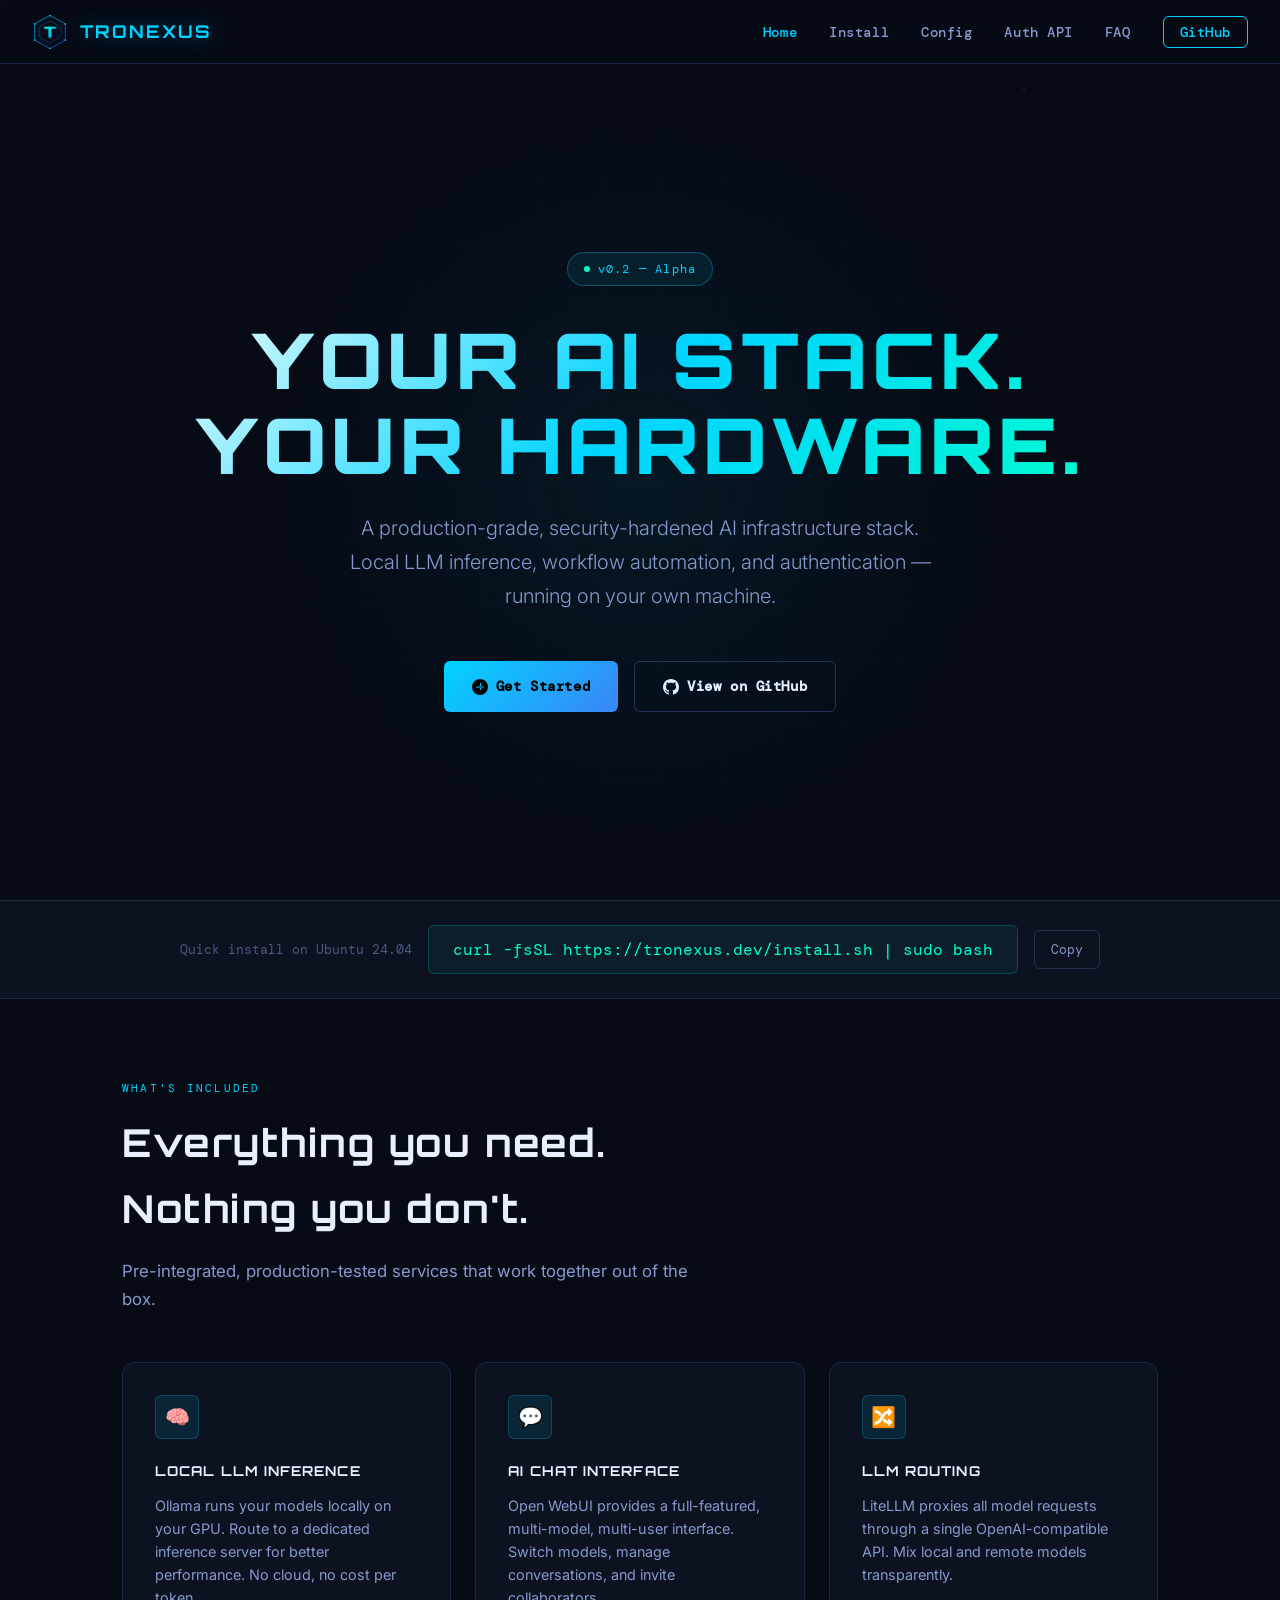
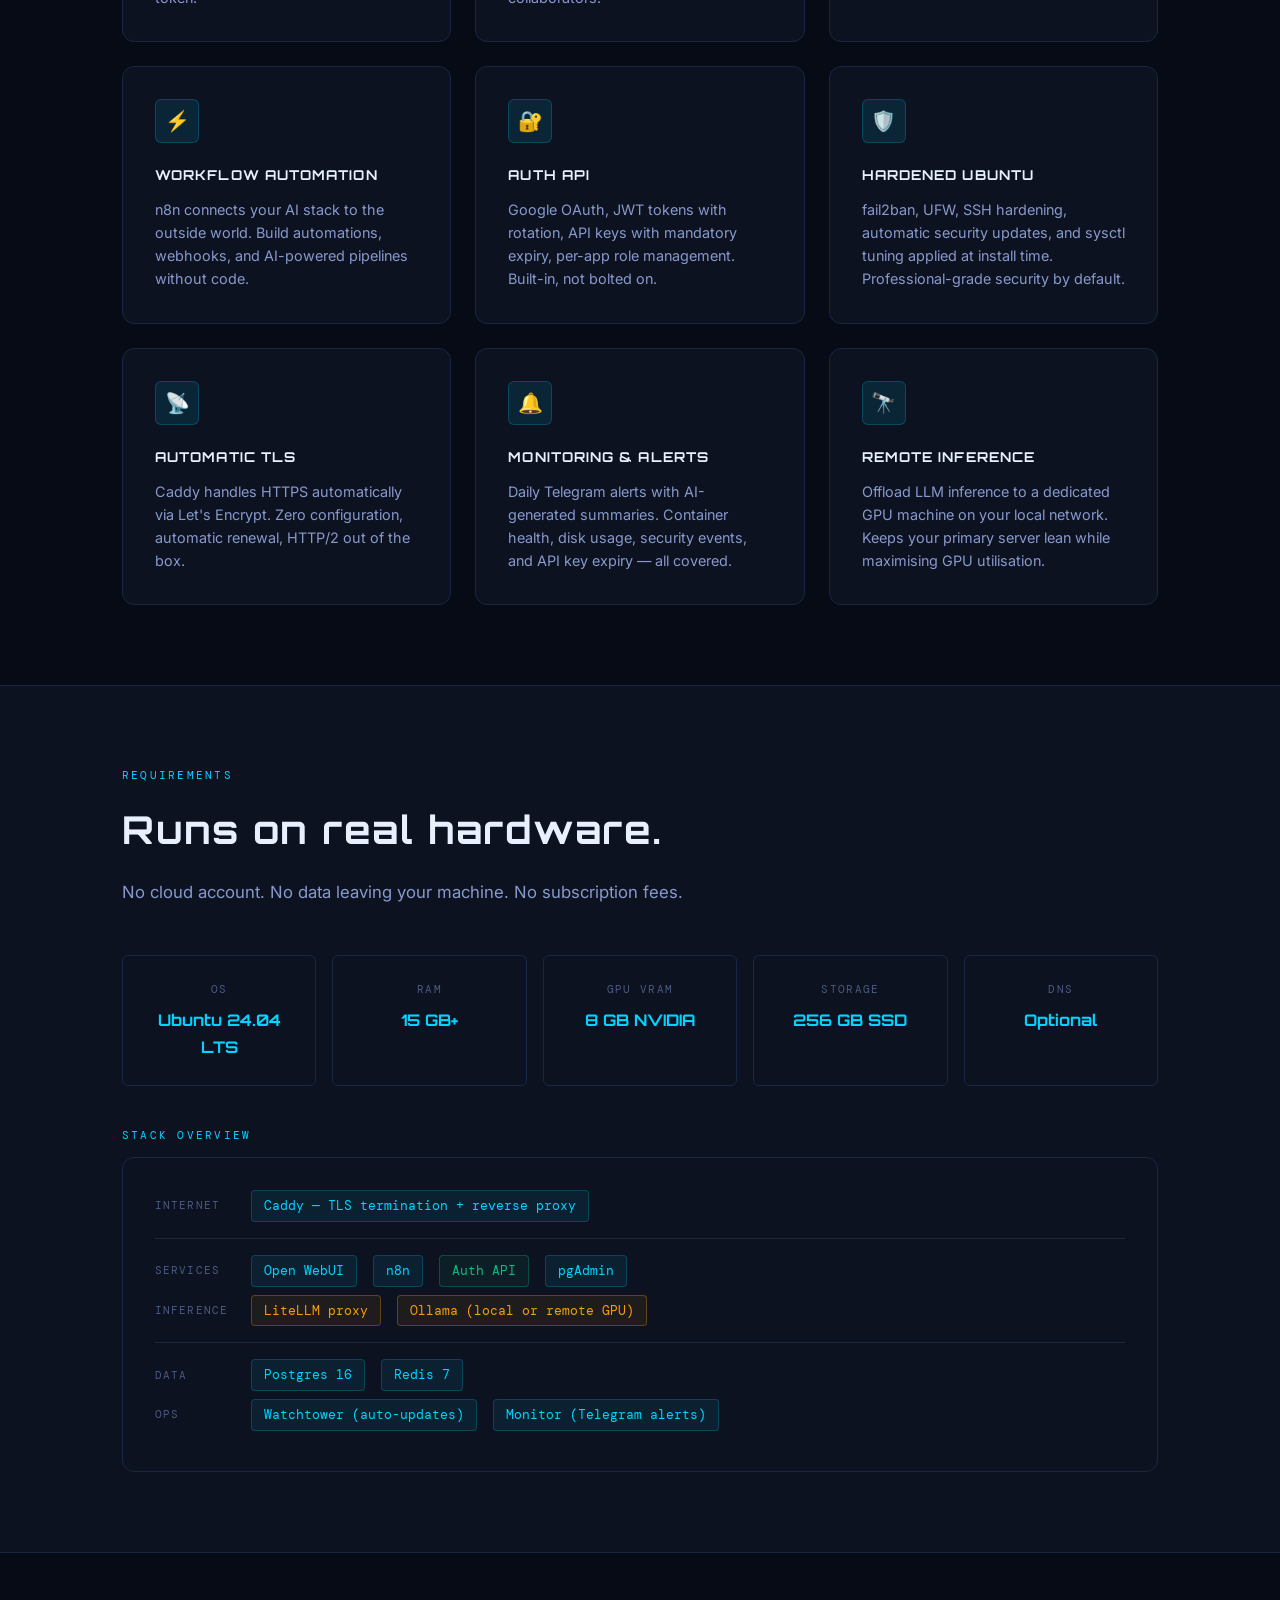
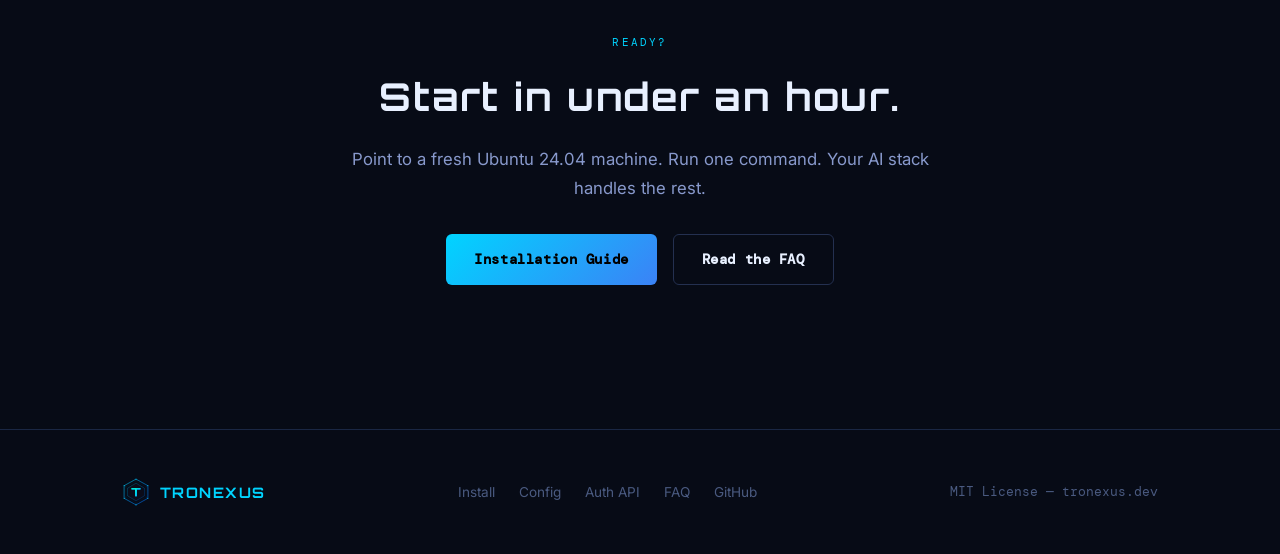
<file: website/index.html>
<!DOCTYPE html>
<html lang="en">
<head>
  <meta charset="UTF-8">
  <meta name="viewport" content="width=device-width, initial-scale=1.0">
  <title>Tronexus — Self-Hosted AI Stack</title>
  <meta name="description" content="A production-grade, security-hardened self-hosted AI stack. Install on your own hardware in under an hour.">
  <link rel="stylesheet" href="css/style.css">
  <link rel="icon" href="img/logo.svg" type="image/svg+xml">
</head>
<body>

<nav>
  <a href="index.html" class="nav-brand">
    <img src="img/logo.svg" alt="Tronexus">
    <span>TRONEXUS</span>
  </a>
  <ul class="nav-links">
    <li><a href="index.html" class="active">Home</a></li>
    <li><a href="docs/installation.html">Install</a></li>
    <li><a href="docs/configuration.html">Config</a></li>
    <li><a href="docs/auth-api.html">Auth API</a></li>
    <li><a href="docs/faq.html">FAQ</a></li>
    <li><a href="https://github.com/Tronexus/tronexus-stack" class="nav-cta">GitHub</a></li>
  </ul>
</nav>

<main>

  <!-- HERO -->
  <section class="hero">
    <div class="hero-glow"></div>
    <div class="container hero-content">
      <div class="hero-badge" id="version-badge">v0.2 — Alpha</div>
      <h1>YOUR AI STACK.<br>YOUR HARDWARE.</h1>
      <p class="hero-sub">
        A production-grade, security-hardened AI infrastructure stack.
        Local LLM inference, workflow automation, and authentication — running on your own machine.
      </p>
      <div class="hero-actions">
        <a href="docs/installation.html" class="btn btn-primary">
          <svg width="16" height="16" viewBox="0 0 16 16" fill="currentColor"><path d="M8 0a8 8 0 1 1 0 16A8 8 0 0 1 8 0zm3.5 7.5h-7a.5.5 0 0 0 0 1h7a.5.5 0 0 0 0-1zm-3-3.5a.5.5 0 0 0-.5.5v6a.5.5 0 0 0 1 0v-6a.5.5 0 0 0-.5-.5z"/></svg>
          Get Started
        </a>
        <a href="https://github.com/Tronexus/tronexus-stack" class="btn btn-secondary">
          <svg width="16" height="16" viewBox="0 0 16 16" fill="currentColor"><path d="M8 0C3.58 0 0 3.58 0 8c0 3.54 2.29 6.53 5.47 7.59.4.07.55-.17.55-.38 0-.19-.01-.82-.01-1.49-2.01.37-2.53-.49-2.69-.94-.09-.23-.48-.94-.82-1.13-.28-.15-.68-.52-.01-.53.63-.01 1.08.58 1.23.82.72 1.21 1.87.87 2.33.66.07-.52.28-.87.51-1.07-1.78-.2-3.64-.89-3.64-3.95 0-.87.31-1.59.82-2.15-.08-.2-.36-1.02.08-2.12 0 0 .67-.21 2.2.82.64-.18 1.32-.27 2-.27.68 0 1.36.09 2 .27 1.53-1.04 2.2-.82 2.2-.82.44 1.1.16 1.92.08 2.12.51.56.82 1.27.82 2.15 0 3.07-1.87 3.75-3.65 3.95.29.25.54.73.54 1.48 0 1.07-.01 1.93-.01 2.2 0 .21.15.46.55.38A8.013 8.013 0 0 0 16 8c0-4.42-3.58-8-8-8z"/></svg>
          View on GitHub
        </a>
      </div>
    </div>
  </section>

  <!-- INSTALL STRIP -->
  <div class="install-strip">
    <div class="container">
      <div class="install-cmd">
        <span style="font-family:var(--font-mono);font-size:0.8rem;color:var(--text3);">Quick install on Ubuntu 24.04</span>
        <code>curl -fsSL https://tronexus.dev/install.sh | sudo bash</code>
        <button class="copy-btn" onclick="navigator.clipboard.writeText('curl -fsSL https://tronexus.dev/install.sh | sudo bash');this.textContent='Copied!';setTimeout(()=>this.textContent='Copy',2000)">Copy</button>
      </div>
    </div>
  </div>

  <!-- FEATURES -->
  <section>
    <div class="container">
      <div class="section-label">What's included</div>
      <h2 class="section-title">Everything you need.<br>Nothing you don't.</h2>
      <p class="section-desc">Pre-integrated, production-tested services that work together out of the box.</p>

      <div class="features-grid">
        <div class="feature-card">
          <div class="feature-icon">🧠</div>
          <h3>LOCAL LLM INFERENCE</h3>
          <p>Ollama runs your models locally on your GPU. Route to a dedicated inference server for better performance. No cloud, no cost per token.</p>
        </div>
        <div class="feature-card">
          <div class="feature-icon">💬</div>
          <h3>AI CHAT INTERFACE</h3>
          <p>Open WebUI provides a full-featured, multi-model, multi-user interface. Switch models, manage conversations, and invite collaborators.</p>
        </div>
        <div class="feature-card">
          <div class="feature-icon">🔀</div>
          <h3>LLM ROUTING</h3>
          <p>LiteLLM proxies all model requests through a single OpenAI-compatible API. Mix local and remote models transparently.</p>
        </div>
        <div class="feature-card">
          <div class="feature-icon">⚡</div>
          <h3>WORKFLOW AUTOMATION</h3>
          <p>n8n connects your AI stack to the outside world. Build automations, webhooks, and AI-powered pipelines without code.</p>
        </div>
        <div class="feature-card">
          <div class="feature-icon">🔐</div>
          <h3>AUTH API</h3>
          <p>Google OAuth, JWT tokens with rotation, API keys with mandatory expiry, per-app role management. Built-in, not bolted on.</p>
        </div>
        <div class="feature-card">
          <div class="feature-icon">🛡️</div>
          <h3>HARDENED UBUNTU</h3>
          <p>fail2ban, UFW, SSH hardening, automatic security updates, and sysctl tuning applied at install time. Professional-grade security by default.</p>
        </div>
        <div class="feature-card">
          <div class="feature-icon">📡</div>
          <h3>AUTOMATIC TLS</h3>
          <p>Caddy handles HTTPS automatically via Let's Encrypt. Zero configuration, automatic renewal, HTTP/2 out of the box.</p>
        </div>
        <div class="feature-card">
          <div class="feature-icon">🔔</div>
          <h3>MONITORING & ALERTS</h3>
          <p>Daily Telegram alerts with AI-generated summaries. Container health, disk usage, security events, and API key expiry — all covered.</p>
        </div>
        <div class="feature-card">
          <div class="feature-icon">🔭</div>
          <h3>REMOTE INFERENCE</h3>
          <p>Offload LLM inference to a dedicated GPU machine on your local network. Keeps your primary server lean while maximising GPU utilisation.</p>
        </div>
      </div>
    </div>
  </section>

  <!-- HARDWARE -->
  <section style="background:var(--bg2);border-top:1px solid var(--border);border-bottom:1px solid var(--border);">
    <div class="container">
      <div class="section-label">Requirements</div>
      <h2 class="section-title">Runs on real hardware.</h2>
      <p class="section-desc">No cloud account. No data leaving your machine. No subscription fees.</p>
      <div class="hw-grid">
        <div class="hw-card">
          <div class="hw-label">OS</div>
          <div class="hw-value">Ubuntu 24.04 LTS</div>
        </div>
        <div class="hw-card">
          <div class="hw-label">RAM</div>
          <div class="hw-value">15 GB+</div>
        </div>
        <div class="hw-card">
          <div class="hw-label">GPU VRAM</div>
          <div class="hw-value">8 GB NVIDIA</div>
        </div>
        <div class="hw-card">
          <div class="hw-label">Storage</div>
          <div class="hw-value">256 GB SSD</div>
        </div>
        <div class="hw-card">
          <div class="hw-label">DNS</div>
          <div class="hw-value">Optional</div>
        </div>
      </div>

      <div style="margin-top:2.5rem;">
        <div class="section-label">Stack overview</div>
        <div class="stack-diagram">
          <div class="layer">
            <span class="layer-label">Internet</span>
            <span class="stack-badge">Caddy — TLS termination + reverse proxy</span>
          </div>
          <hr class="stack-divider">
          <div class="layer">
            <span class="layer-label">Services</span>
            <span class="stack-badge">Open WebUI</span>
            <span class="stack-badge">n8n</span>
            <span class="stack-badge green">Auth API</span>
            <span class="stack-badge">pgAdmin</span>
          </div>
          <div class="layer">
            <span class="layer-label">Inference</span>
            <span class="stack-badge yellow">LiteLLM proxy</span>
            <span class="stack-badge yellow">Ollama (local or remote GPU)</span>
          </div>
          <hr class="stack-divider">
          <div class="layer">
            <span class="layer-label">Data</span>
            <span class="stack-badge">Postgres 16</span>
            <span class="stack-badge">Redis 7</span>
          </div>
          <div class="layer">
            <span class="layer-label">Ops</span>
            <span class="stack-badge">Watchtower (auto-updates)</span>
            <span class="stack-badge">Monitor (Telegram alerts)</span>
          </div>
        </div>
      </div>
    </div>
  </section>

  <!-- CTA -->
  <section>
    <div class="container" style="text-align:center;">
      <div class="section-label">Ready?</div>
      <h2 class="section-title">Start in under an hour.</h2>
      <p class="section-desc" style="margin:0 auto 2rem;">
        Point to a fresh Ubuntu 24.04 machine. Run one command. Your AI stack handles the rest.
      </p>
      <div class="hero-actions">
        <a href="docs/installation.html" class="btn btn-primary">Installation Guide</a>
        <a href="docs/faq.html" class="btn btn-secondary">Read the FAQ</a>
      </div>
    </div>
  </section>

</main>

<footer>
  <div class="container">
    <div class="footer-inner">
      <a href="index.html" class="footer-brand">
        <img src="img/logo.svg" alt="Tronexus">
        <span>TRONEXUS</span>
      </a>
      <ul class="footer-links">
        <li><a href="docs/installation.html">Install</a></li>
        <li><a href="docs/configuration.html">Config</a></li>
        <li><a href="docs/auth-api.html">Auth API</a></li>
        <li><a href="docs/faq.html">FAQ</a></li>
        <li><a href="https://github.com/Tronexus/tronexus-stack">GitHub</a></li>
      </ul>
      <span class="footer-copy">MIT License — tronexus.dev</span>
    </div>
  </div>
</footer>

  <script>
    // Version badge is driven by the VERSION file at the repo root, copied into the
    // web root on deploy. Falls back to the static text above if it is missing.
    fetch('/VERSION', {cache: 'no-store'})
      .then(r => r.ok ? r.text() : Promise.reject())
      .then(v => {
        v = v.trim();
        if (/^\d+(\.\d+)*$/.test(v)) {
          document.getElementById('version-badge').textContent =
            'v' + v + (v.startsWith('0.') ? ' — Alpha' : '');
        }
      })
      .catch(() => {});
  </script>
</body>
</html>
</file>
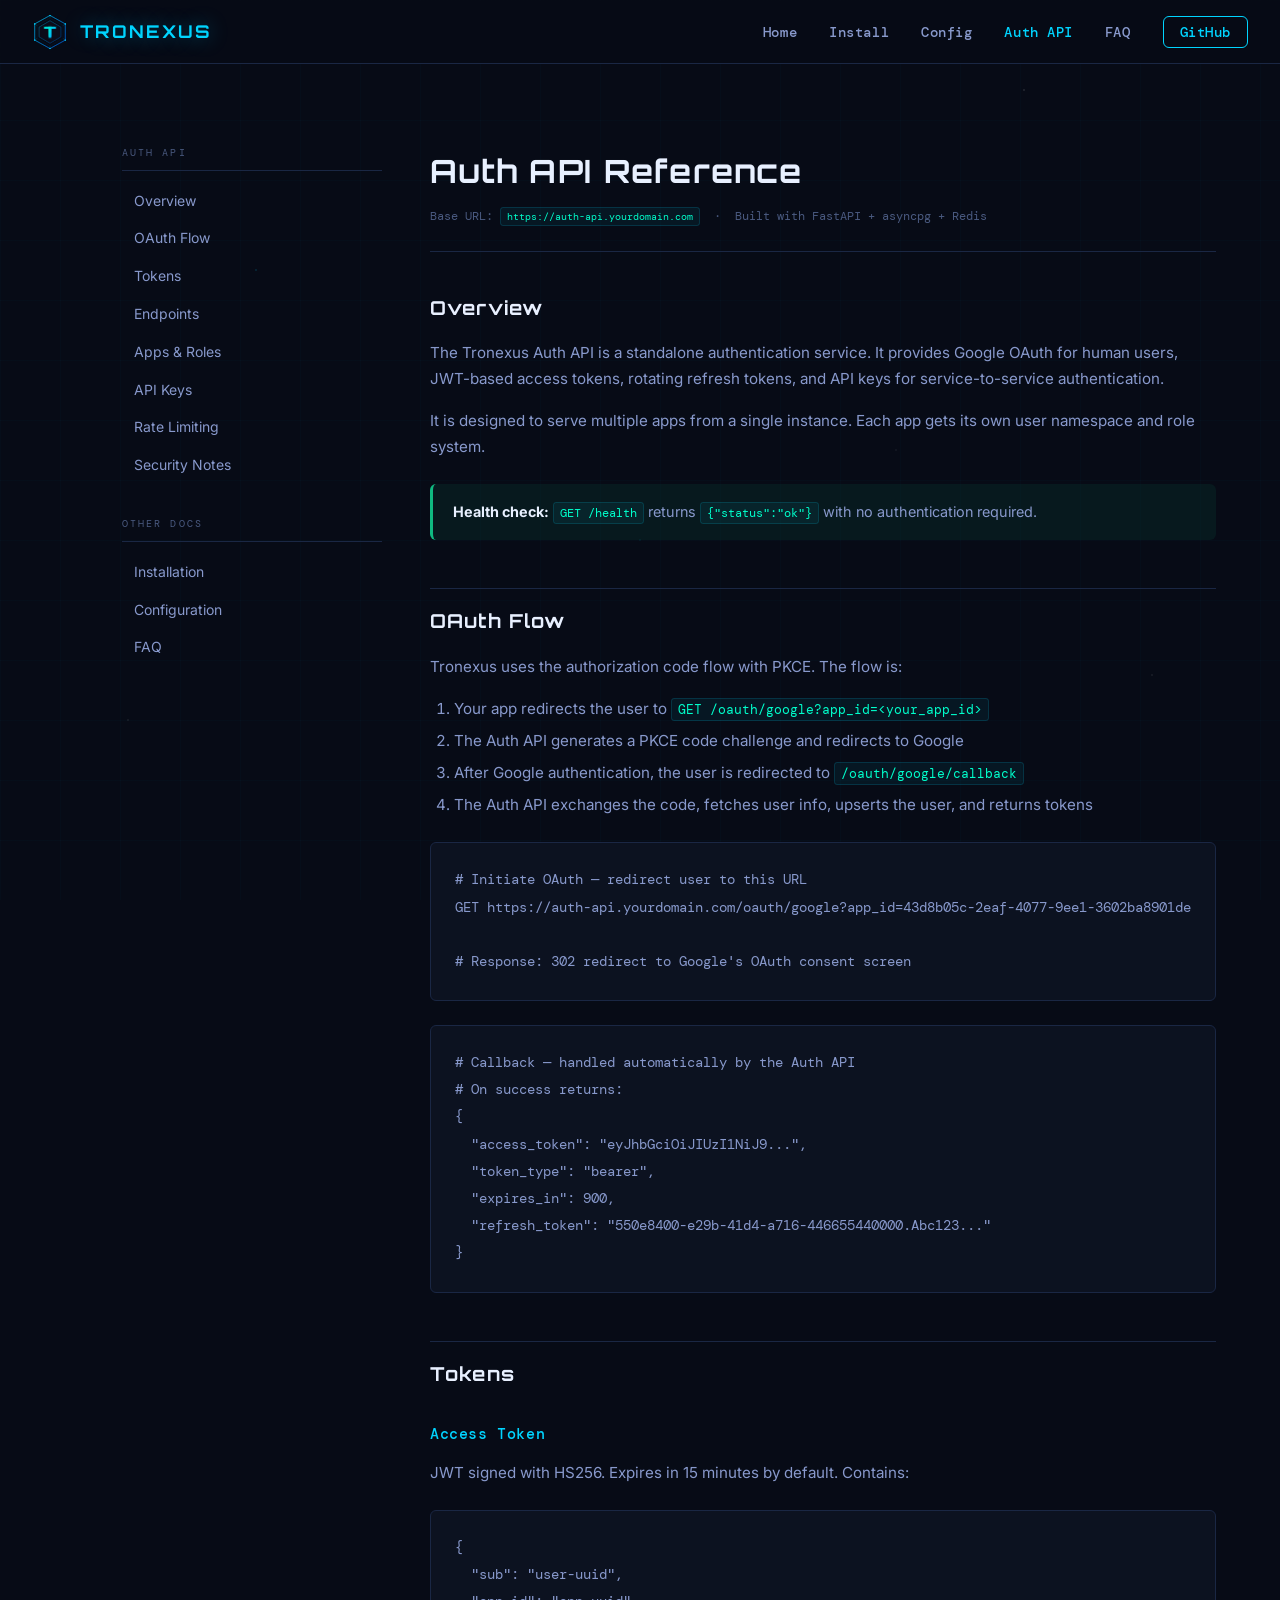
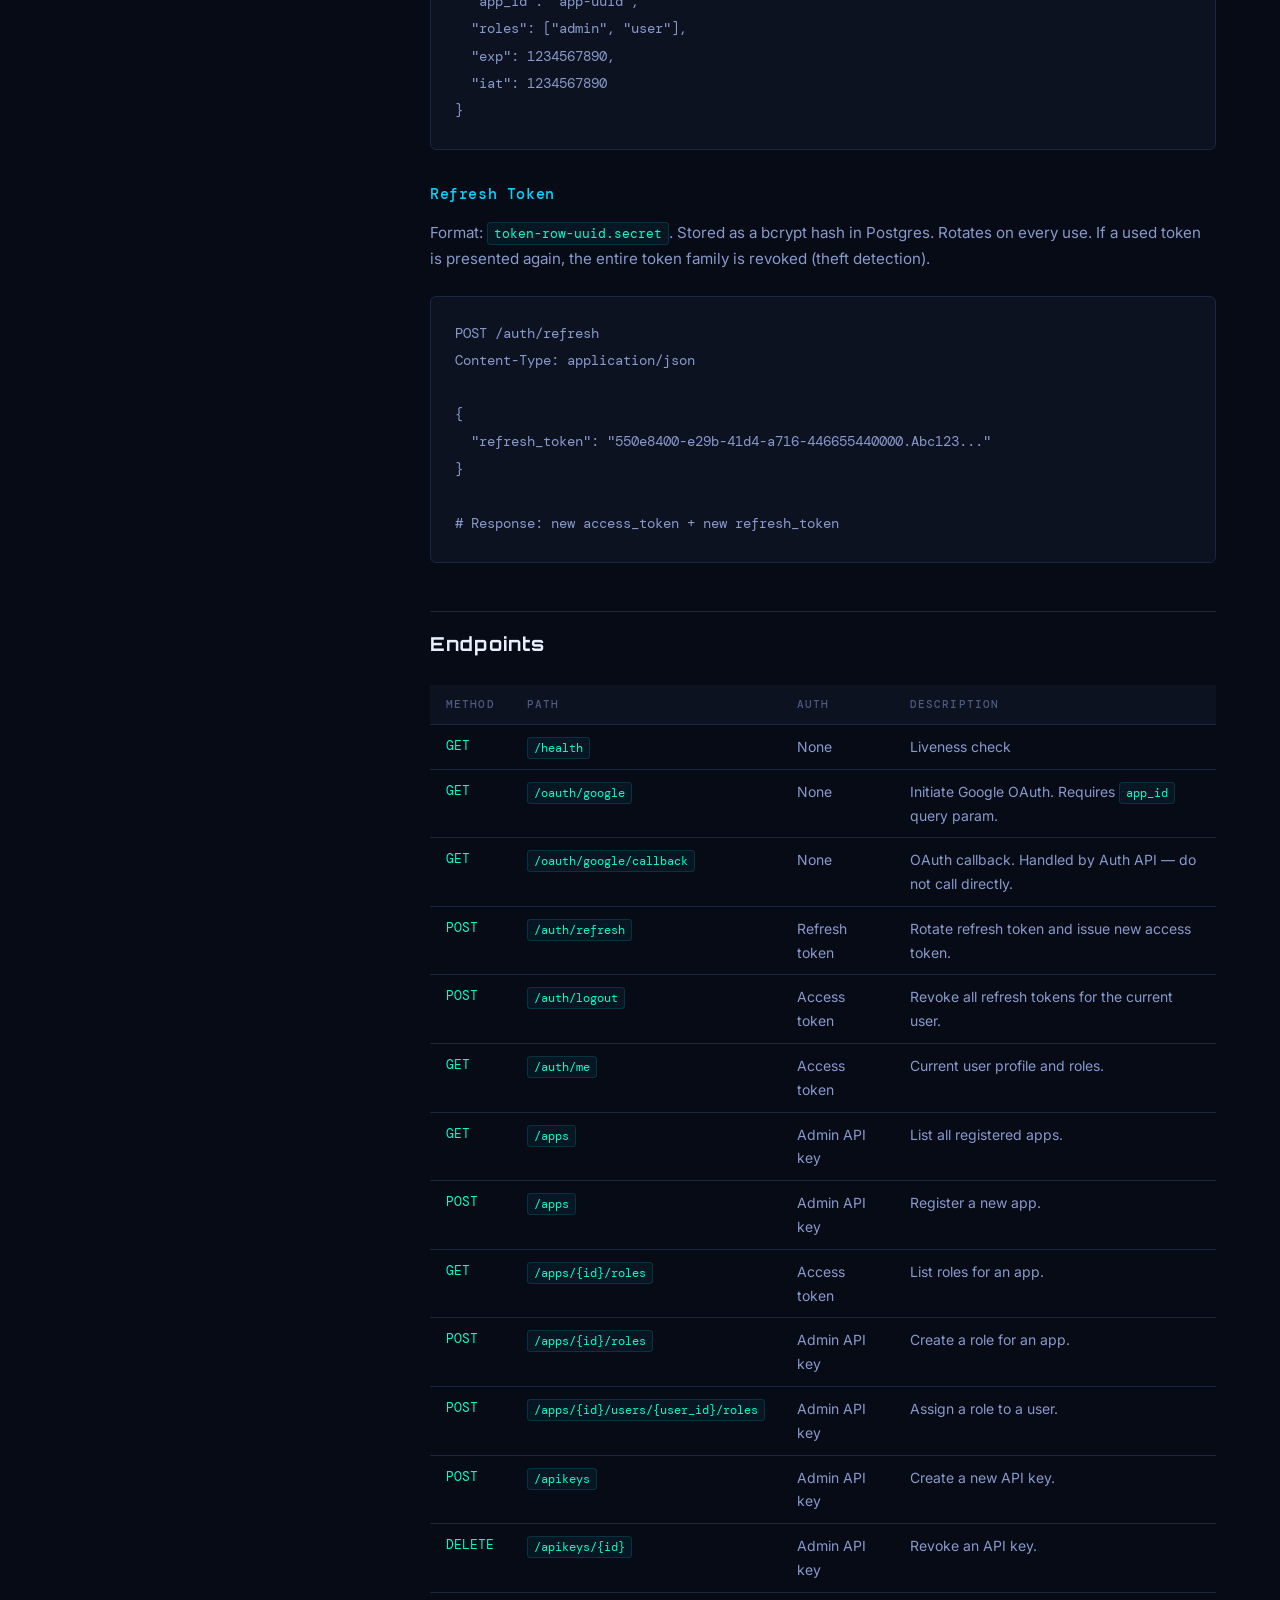
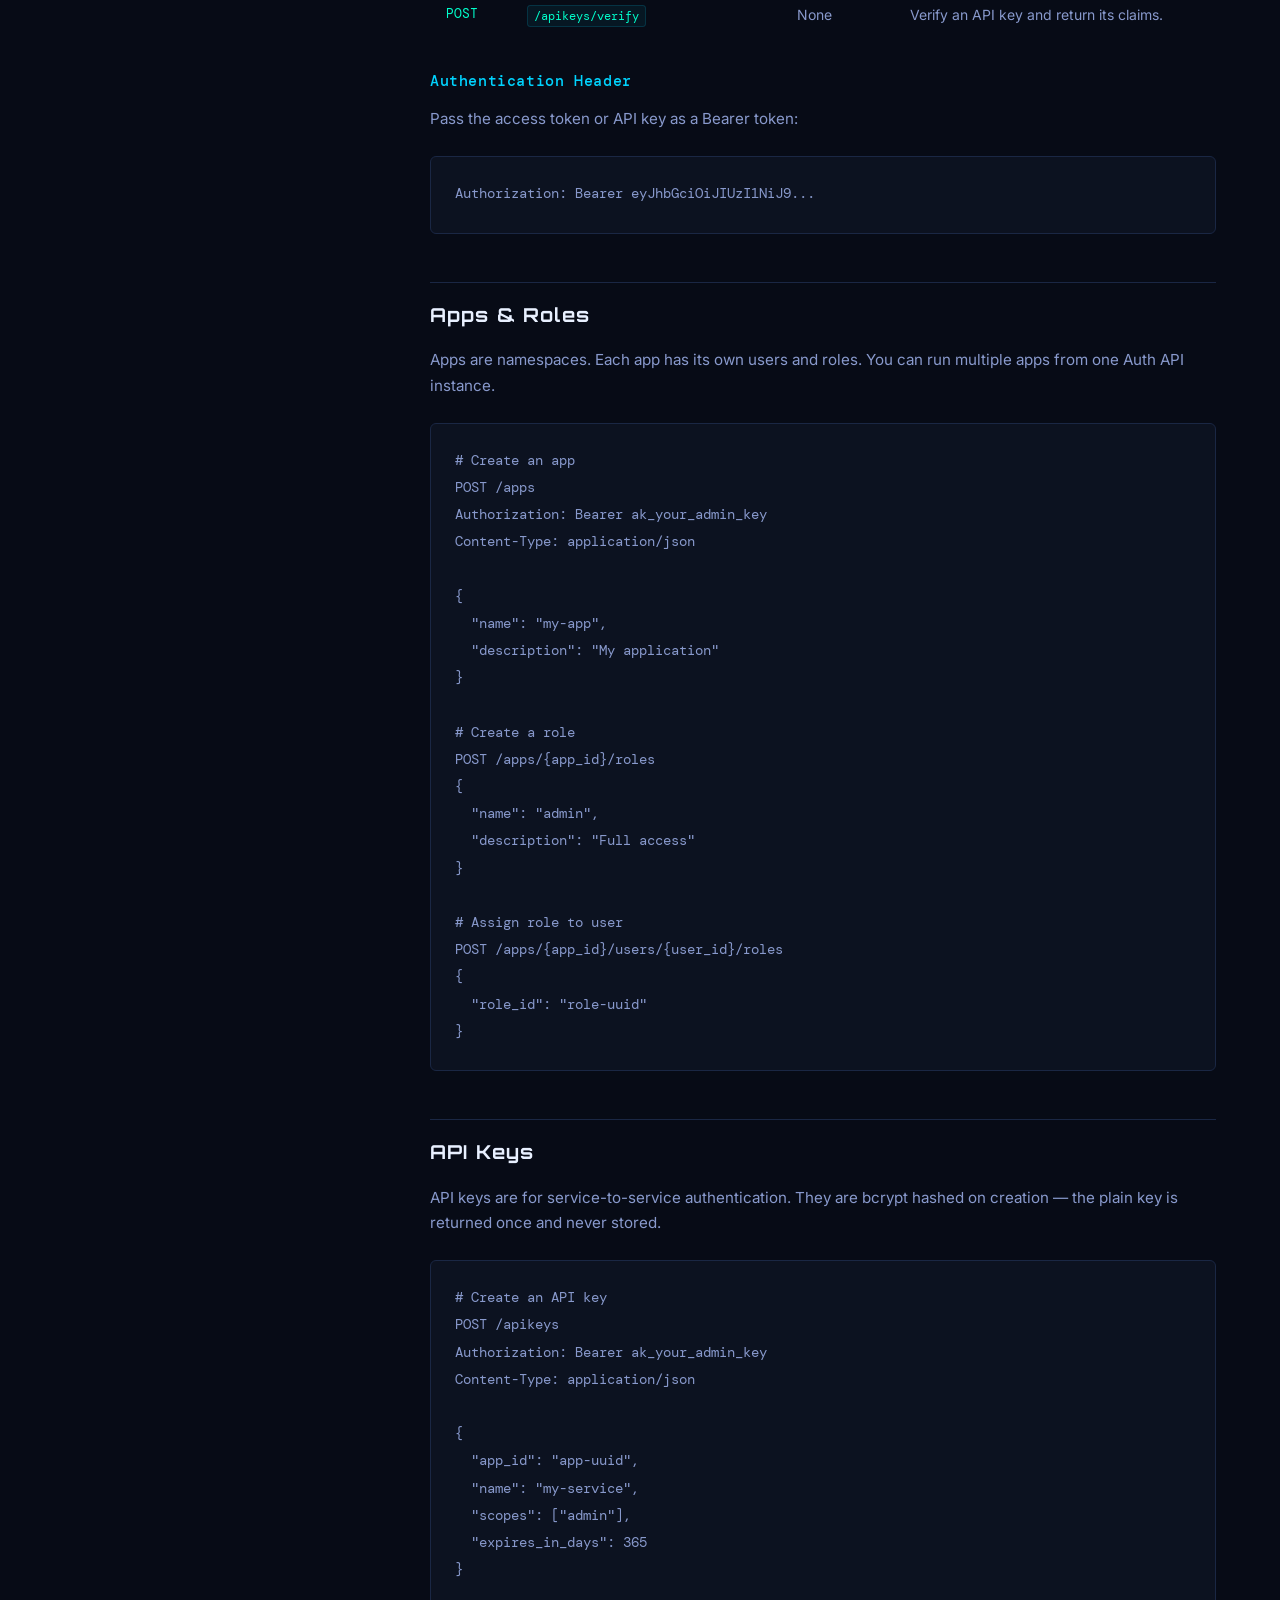
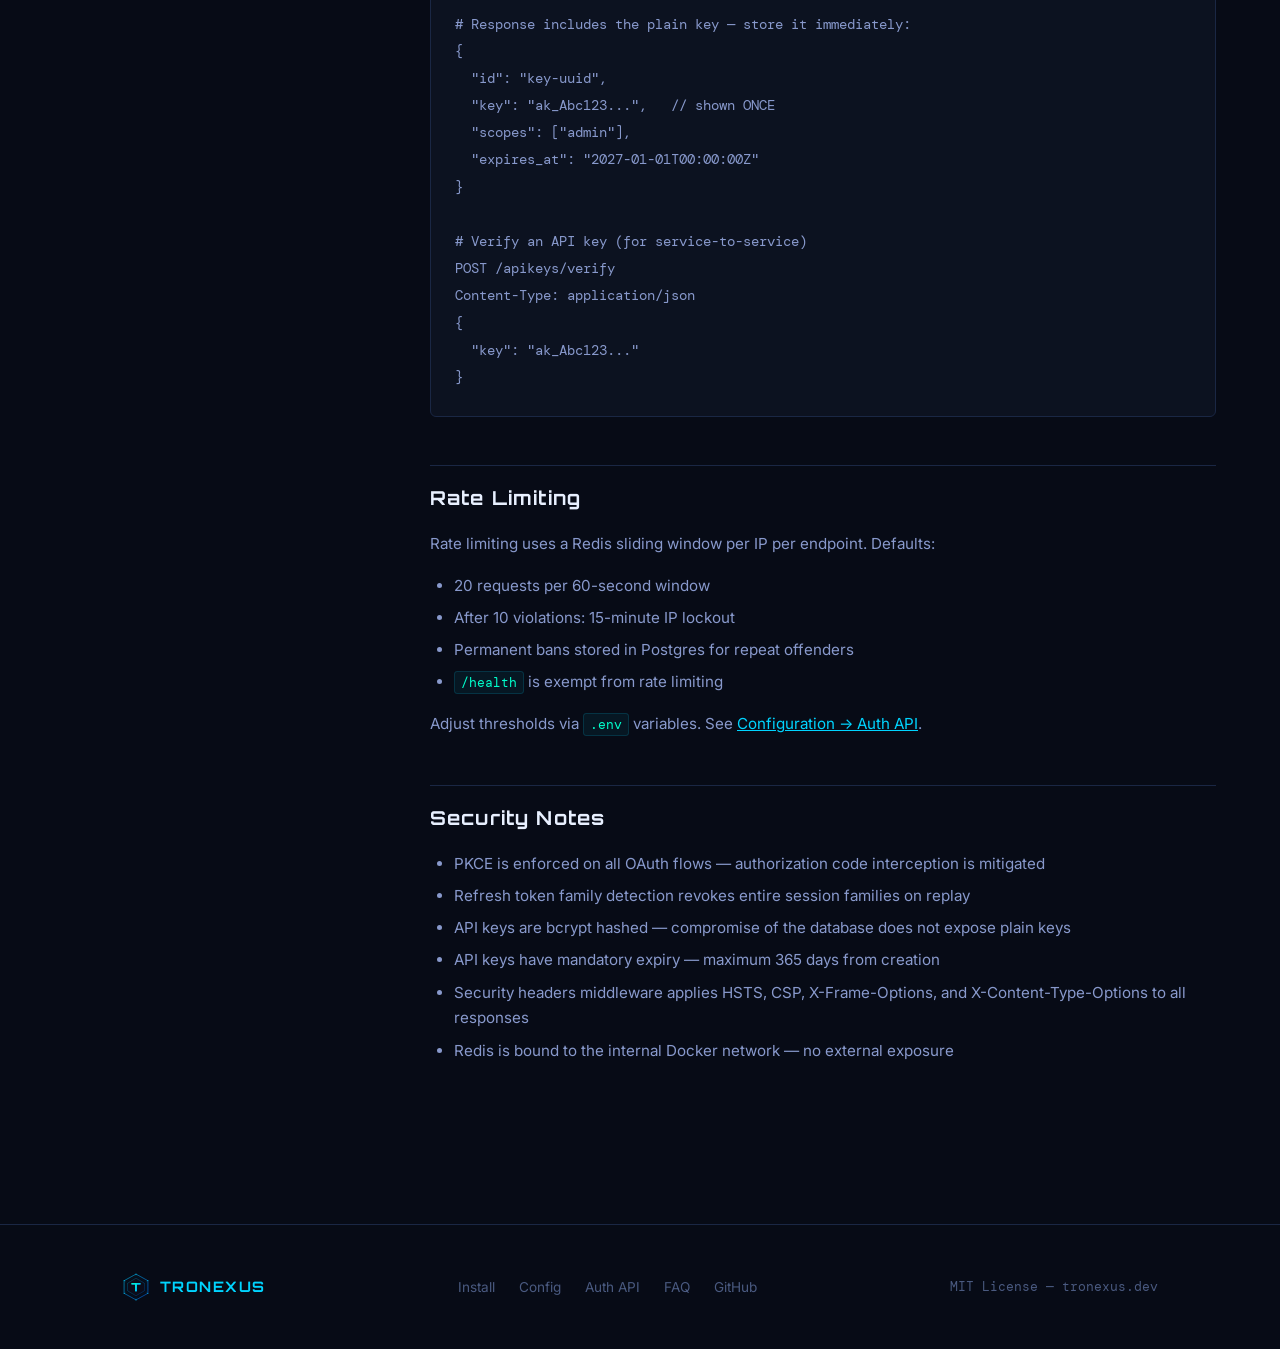
<file: website/docs/auth-api.html>
<!DOCTYPE html>
<html lang="en">
<head>
  <meta charset="UTF-8">
  <meta name="viewport" content="width=device-width, initial-scale=1.0">
  <title>Auth API — Tronexus</title>
  <link rel="stylesheet" href="../css/style.css">
  <link rel="icon" href="../img/logo.svg" type="image/svg+xml">
</head>
<body>

<nav>
  <a href="../index.html" class="nav-brand">
    <img src="../img/logo.svg" alt="Tronexus">
    <span>TRONEXUS</span>
  </a>
  <ul class="nav-links">
    <li><a href="../index.html">Home</a></li>
    <li><a href="installation.html">Install</a></li>
    <li><a href="configuration.html">Config</a></li>
    <li><a href="auth-api.html" class="active">Auth API</a></li>
    <li><a href="faq.html">FAQ</a></li>
    <li><a href="https://github.com/Tronexus/tronexus-stack" class="nav-cta">GitHub</a></li>
  </ul>
</nav>

<main>
  <div class="container" style="padding-top:3rem;padding-bottom:5rem;">
    <div class="docs-layout">

      <aside class="docs-sidebar">
        <div class="sidebar-section">
          <div class="sidebar-section-title">Auth API</div>
          <ul class="sidebar-links">
            <li><a href="#overview">Overview</a></li>
            <li><a href="#oauth-flow">OAuth Flow</a></li>
            <li><a href="#tokens">Tokens</a></li>
            <li><a href="#endpoints">Endpoints</a></li>
            <li><a href="#apps">Apps &amp; Roles</a></li>
            <li><a href="#api-keys">API Keys</a></li>
            <li><a href="#rate-limiting">Rate Limiting</a></li>
            <li><a href="#security">Security Notes</a></li>
          </ul>
        </div>
        <div class="sidebar-section">
          <div class="sidebar-section-title">Other Docs</div>
          <ul class="sidebar-links">
            <li><a href="installation.html">Installation</a></li>
            <li><a href="configuration.html">Configuration</a></li>
            <li><a href="faq.html">FAQ</a></li>
          </ul>
        </div>
      </aside>

      <article class="docs-content">
        <h1>Auth API Reference</h1>
        <p class="page-meta">Base URL: <code>https://auth-api.yourdomain.com</code> &nbsp;·&nbsp; Built with FastAPI + asyncpg + Redis</p>

        <h2 id="overview">Overview</h2>
        <p>The Tronexus Auth API is a standalone authentication service. It provides Google OAuth for human users, JWT-based access tokens, rotating refresh tokens, and API keys for service-to-service authentication.</p>
        <p>It is designed to serve multiple apps from a single instance. Each app gets its own user namespace and role system.</p>

        <div class="alert alert-success">
          <strong>Health check:</strong> <code>GET /health</code> returns <code>{"status":"ok"}</code> with no authentication required.
        </div>

        <h2 id="oauth-flow">OAuth Flow</h2>
        <p>Tronexus uses the authorization code flow with PKCE. The flow is:</p>
        <ol>
          <li>Your app redirects the user to <code>GET /oauth/google?app_id=&lt;your_app_id&gt;</code></li>
          <li>The Auth API generates a PKCE code challenge and redirects to Google</li>
          <li>After Google authentication, the user is redirected to <code>/oauth/google/callback</code></li>
          <li>The Auth API exchanges the code, fetches user info, upserts the user, and returns tokens</li>
        </ol>

        <pre><code># Initiate OAuth — redirect user to this URL
GET https://auth-api.yourdomain.com/oauth/google?app_id=43d8b05c-2eaf-4077-9ee1-3602ba8901de

# Response: 302 redirect to Google's OAuth consent screen</code></pre>

        <pre><code># Callback — handled automatically by the Auth API
# On success returns:
{
  "access_token": "eyJhbGciOiJIUzI1NiJ9...",
  "token_type": "bearer",
  "expires_in": 900,
  "refresh_token": "550e8400-e29b-41d4-a716-446655440000.Abc123..."
}</code></pre>

        <h2 id="tokens">Tokens</h2>
        <h3>Access Token</h3>
        <p>JWT signed with HS256. Expires in 15 minutes by default. Contains:</p>
        <pre><code>{
  "sub": "user-uuid",
  "app_id": "app-uuid",
  "roles": ["admin", "user"],
  "exp": 1234567890,
  "iat": 1234567890
}</code></pre>

        <h3>Refresh Token</h3>
        <p>Format: <code>token-row-uuid.secret</code>. Stored as a bcrypt hash in Postgres. Rotates on every use. If a used token is presented again, the entire token family is revoked (theft detection).</p>

        <pre><code>POST /auth/refresh
Content-Type: application/json

{
  "refresh_token": "550e8400-e29b-41d4-a716-446655440000.Abc123..."
}

# Response: new access_token + new refresh_token</code></pre>

        <h2 id="endpoints">Endpoints</h2>

        <table class="config-table">
          <thead><tr><th>Method</th><th>Path</th><th>Auth</th><th>Description</th></tr></thead>
          <tbody>
            <tr><td>GET</td><td><code>/health</code></td><td>None</td><td>Liveness check</td></tr>
            <tr><td>GET</td><td><code>/oauth/google</code></td><td>None</td><td>Initiate Google OAuth. Requires <code>app_id</code> query param.</td></tr>
            <tr><td>GET</td><td><code>/oauth/google/callback</code></td><td>None</td><td>OAuth callback. Handled by Auth API — do not call directly.</td></tr>
            <tr><td>POST</td><td><code>/auth/refresh</code></td><td>Refresh token</td><td>Rotate refresh token and issue new access token.</td></tr>
            <tr><td>POST</td><td><code>/auth/logout</code></td><td>Access token</td><td>Revoke all refresh tokens for the current user.</td></tr>
            <tr><td>GET</td><td><code>/auth/me</code></td><td>Access token</td><td>Current user profile and roles.</td></tr>
            <tr><td>GET</td><td><code>/apps</code></td><td>Admin API key</td><td>List all registered apps.</td></tr>
            <tr><td>POST</td><td><code>/apps</code></td><td>Admin API key</td><td>Register a new app.</td></tr>
            <tr><td>GET</td><td><code>/apps/{id}/roles</code></td><td>Access token</td><td>List roles for an app.</td></tr>
            <tr><td>POST</td><td><code>/apps/{id}/roles</code></td><td>Admin API key</td><td>Create a role for an app.</td></tr>
            <tr><td>POST</td><td><code>/apps/{id}/users/{user_id}/roles</code></td><td>Admin API key</td><td>Assign a role to a user.</td></tr>
            <tr><td>POST</td><td><code>/apikeys</code></td><td>Admin API key</td><td>Create a new API key.</td></tr>
            <tr><td>DELETE</td><td><code>/apikeys/{id}</code></td><td>Admin API key</td><td>Revoke an API key.</td></tr>
            <tr><td>POST</td><td><code>/apikeys/verify</code></td><td>None</td><td>Verify an API key and return its claims.</td></tr>
          </tbody>
        </table>

        <h3>Authentication Header</h3>
        <p>Pass the access token or API key as a Bearer token:</p>
        <pre><code>Authorization: Bearer eyJhbGciOiJIUzI1NiJ9...</code></pre>

        <h2 id="apps">Apps &amp; Roles</h2>
        <p>Apps are namespaces. Each app has its own users and roles. You can run multiple apps from one Auth API instance.</p>

        <pre><code># Create an app
POST /apps
Authorization: Bearer ak_your_admin_key
Content-Type: application/json

{
  "name": "my-app",
  "description": "My application"
}

# Create a role
POST /apps/{app_id}/roles
{
  "name": "admin",
  "description": "Full access"
}

# Assign role to user
POST /apps/{app_id}/users/{user_id}/roles
{
  "role_id": "role-uuid"
}</code></pre>

        <h2 id="api-keys">API Keys</h2>
        <p>API keys are for service-to-service authentication. They are bcrypt hashed on creation — the plain key is returned once and never stored.</p>

        <pre><code># Create an API key
POST /apikeys
Authorization: Bearer ak_your_admin_key
Content-Type: application/json

{
  "app_id": "app-uuid",
  "name": "my-service",
  "scopes": ["admin"],
  "expires_in_days": 365
}

# Response includes the plain key — store it immediately:
{
  "id": "key-uuid",
  "key": "ak_Abc123...",   // shown ONCE
  "scopes": ["admin"],
  "expires_at": "2027-01-01T00:00:00Z"
}

# Verify an API key (for service-to-service)
POST /apikeys/verify
Content-Type: application/json
{
  "key": "ak_Abc123..."
}</code></pre>

        <h2 id="rate-limiting">Rate Limiting</h2>
        <p>Rate limiting uses a Redis sliding window per IP per endpoint. Defaults:</p>
        <ul>
          <li>20 requests per 60-second window</li>
          <li>After 10 violations: 15-minute IP lockout</li>
          <li>Permanent bans stored in Postgres for repeat offenders</li>
          <li><code>/health</code> is exempt from rate limiting</li>
        </ul>
        <p>Adjust thresholds via <code>.env</code> variables. See <a href="configuration.html#auth" style="color:var(--cyan)">Configuration → Auth API</a>.</p>

        <h2 id="security">Security Notes</h2>
        <ul>
          <li>PKCE is enforced on all OAuth flows — authorization code interception is mitigated</li>
          <li>Refresh token family detection revokes entire session families on replay</li>
          <li>API keys are bcrypt hashed — compromise of the database does not expose plain keys</li>
          <li>API keys have mandatory expiry — maximum 365 days from creation</li>
          <li>Security headers middleware applies HSTS, CSP, X-Frame-Options, and X-Content-Type-Options to all responses</li>
          <li>Redis is bound to the internal Docker network — no external exposure</li>
        </ul>

      </article>
    </div>
  </div>
</main>

<footer>
  <div class="container">
    <div class="footer-inner">
      <a href="../index.html" class="footer-brand">
        <img src="../img/logo.svg" alt="Tronexus">
        <span>TRONEXUS</span>
      </a>
      <ul class="footer-links">
        <li><a href="installation.html">Install</a></li>
        <li><a href="configuration.html">Config</a></li>
        <li><a href="auth-api.html">Auth API</a></li>
        <li><a href="faq.html">FAQ</a></li>
        <li><a href="https://github.com/Tronexus/tronexus-stack">GitHub</a></li>
      </ul>
      <span class="footer-copy">MIT License — tronexus.dev</span>
    </div>
  </div>
</footer>

</body>
</html>
</file>
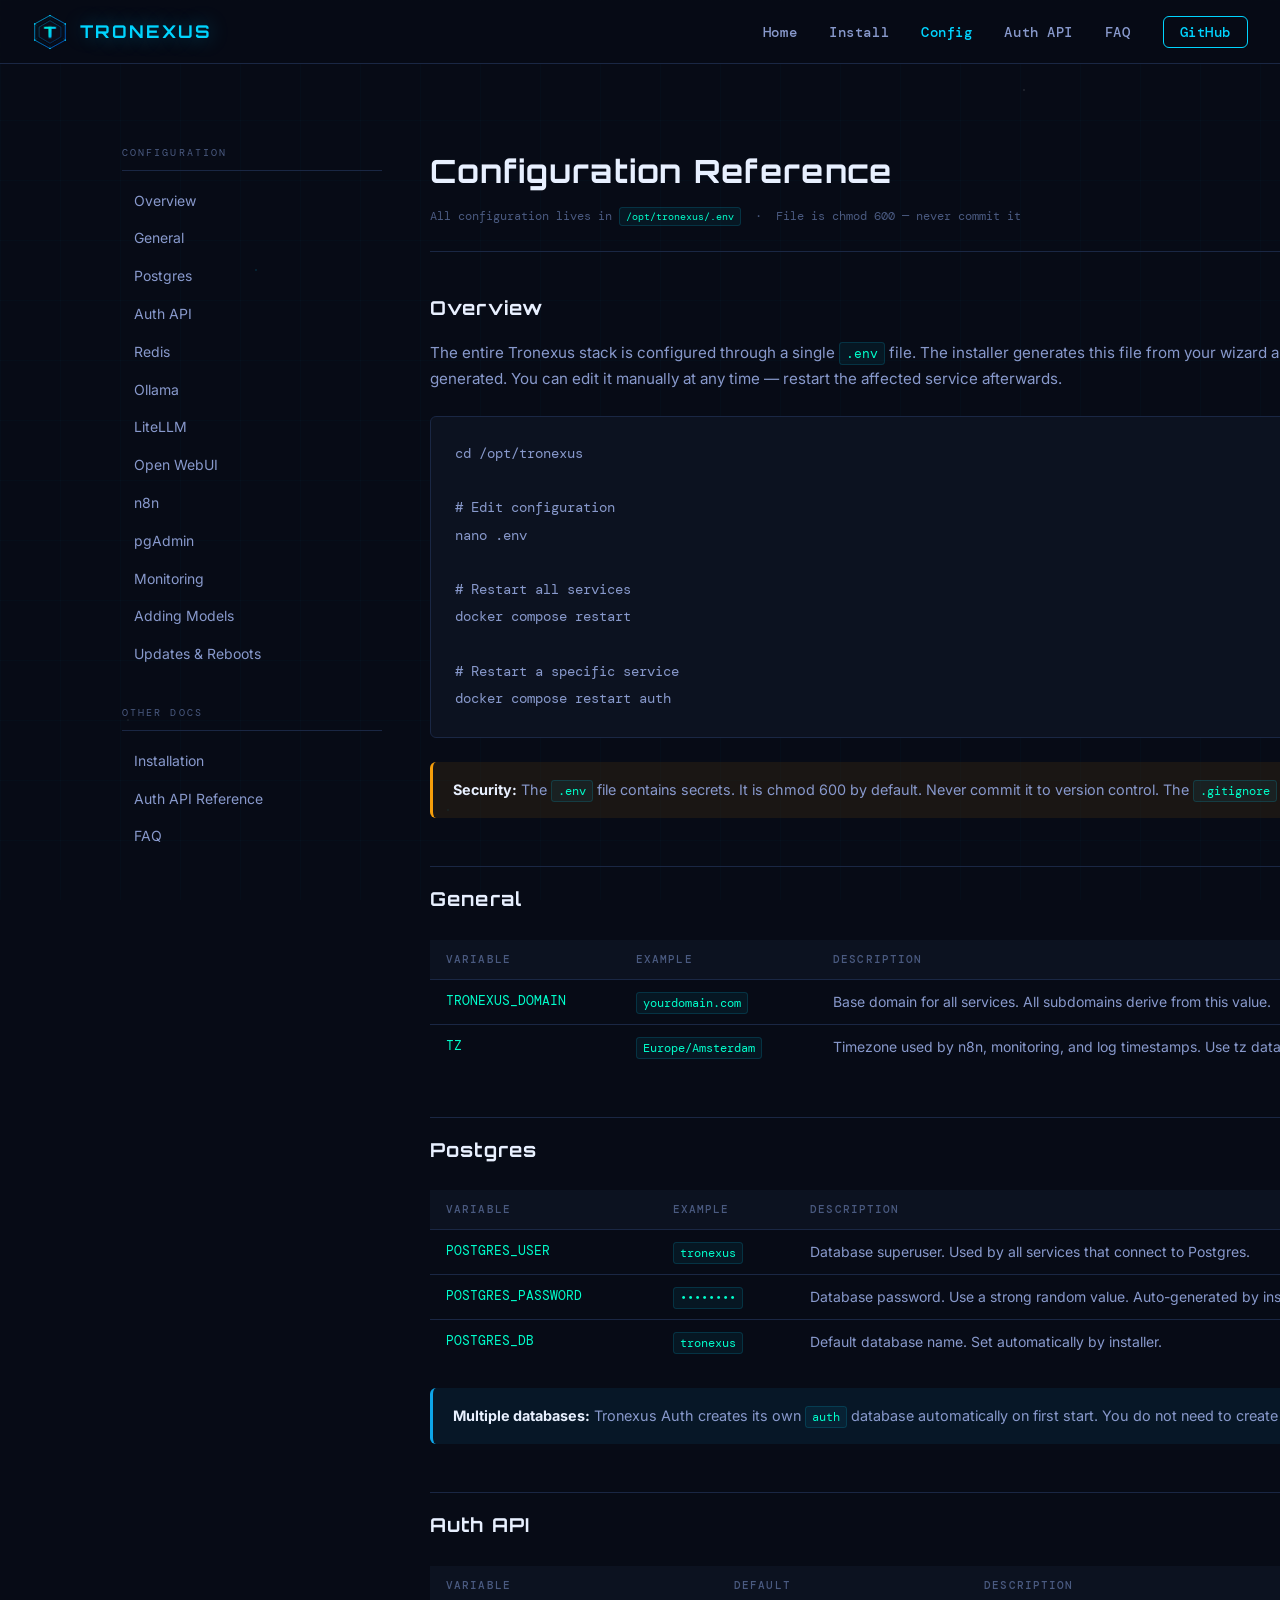
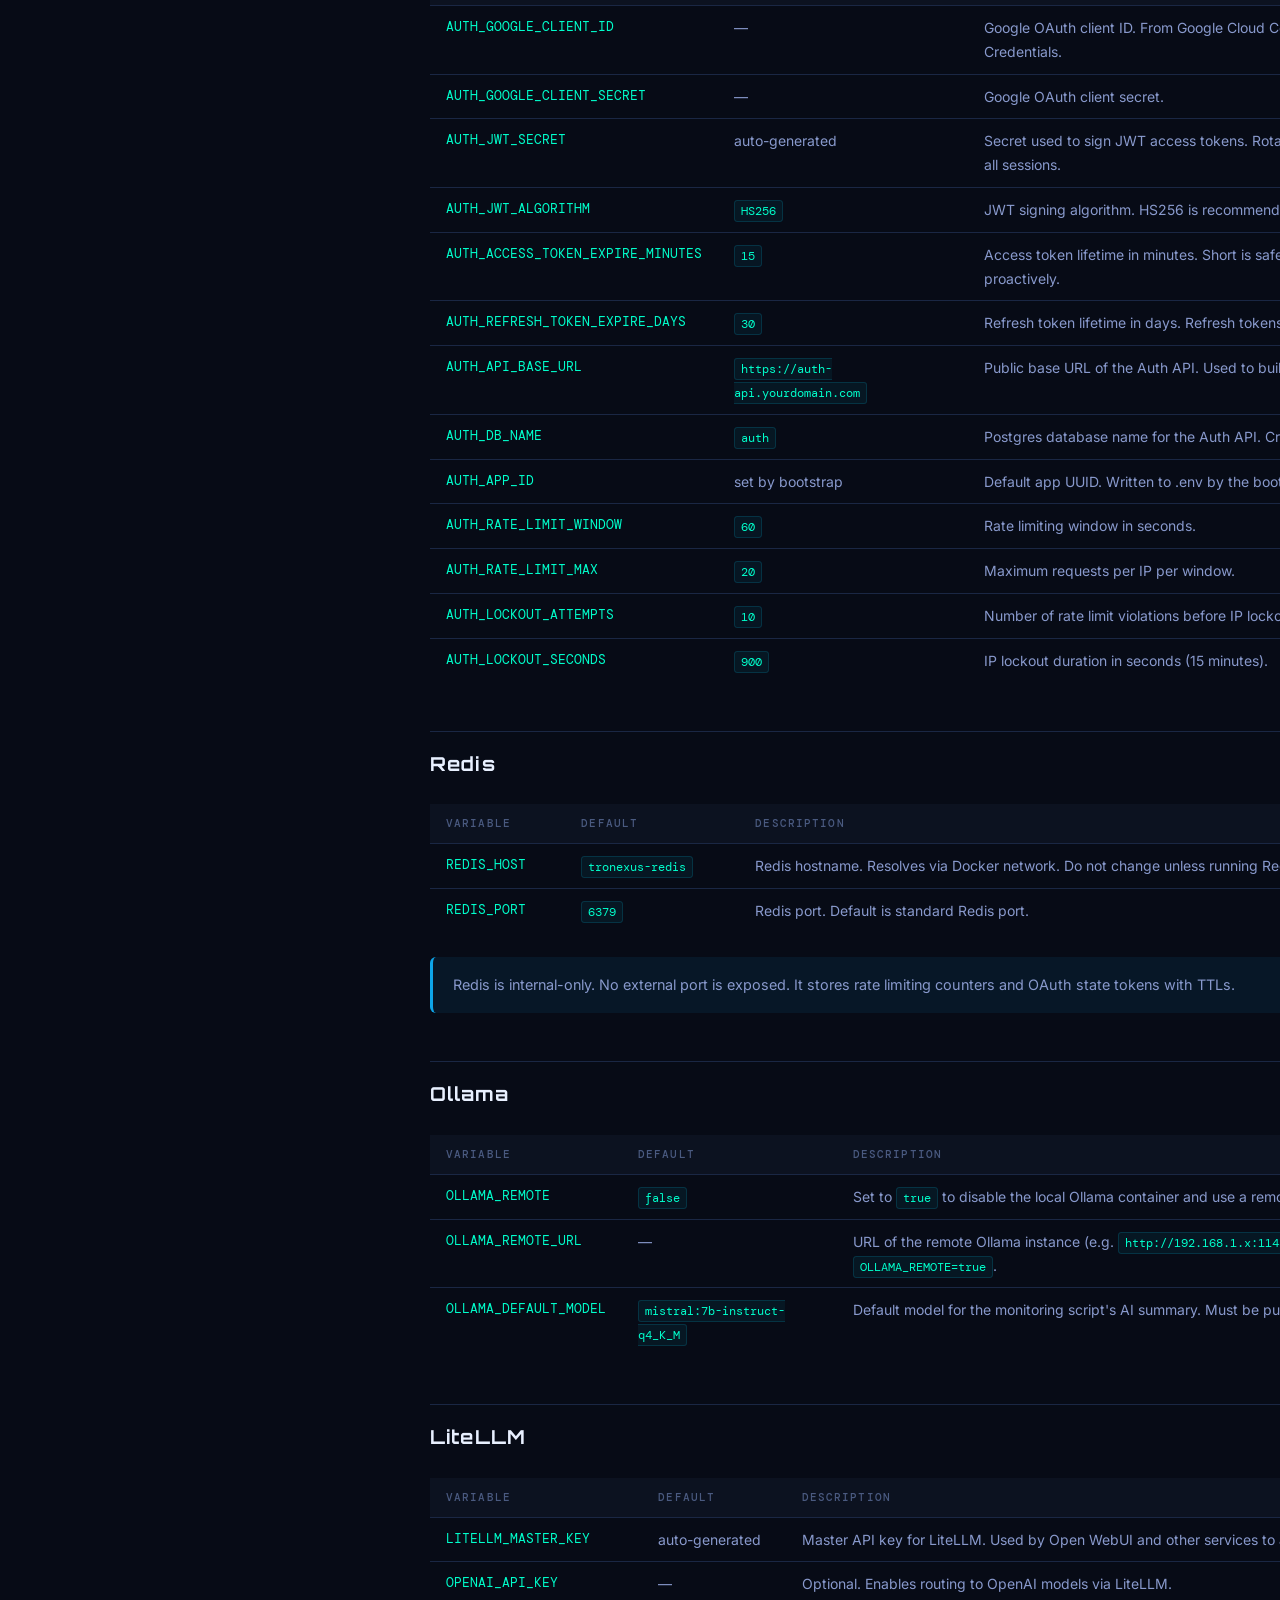
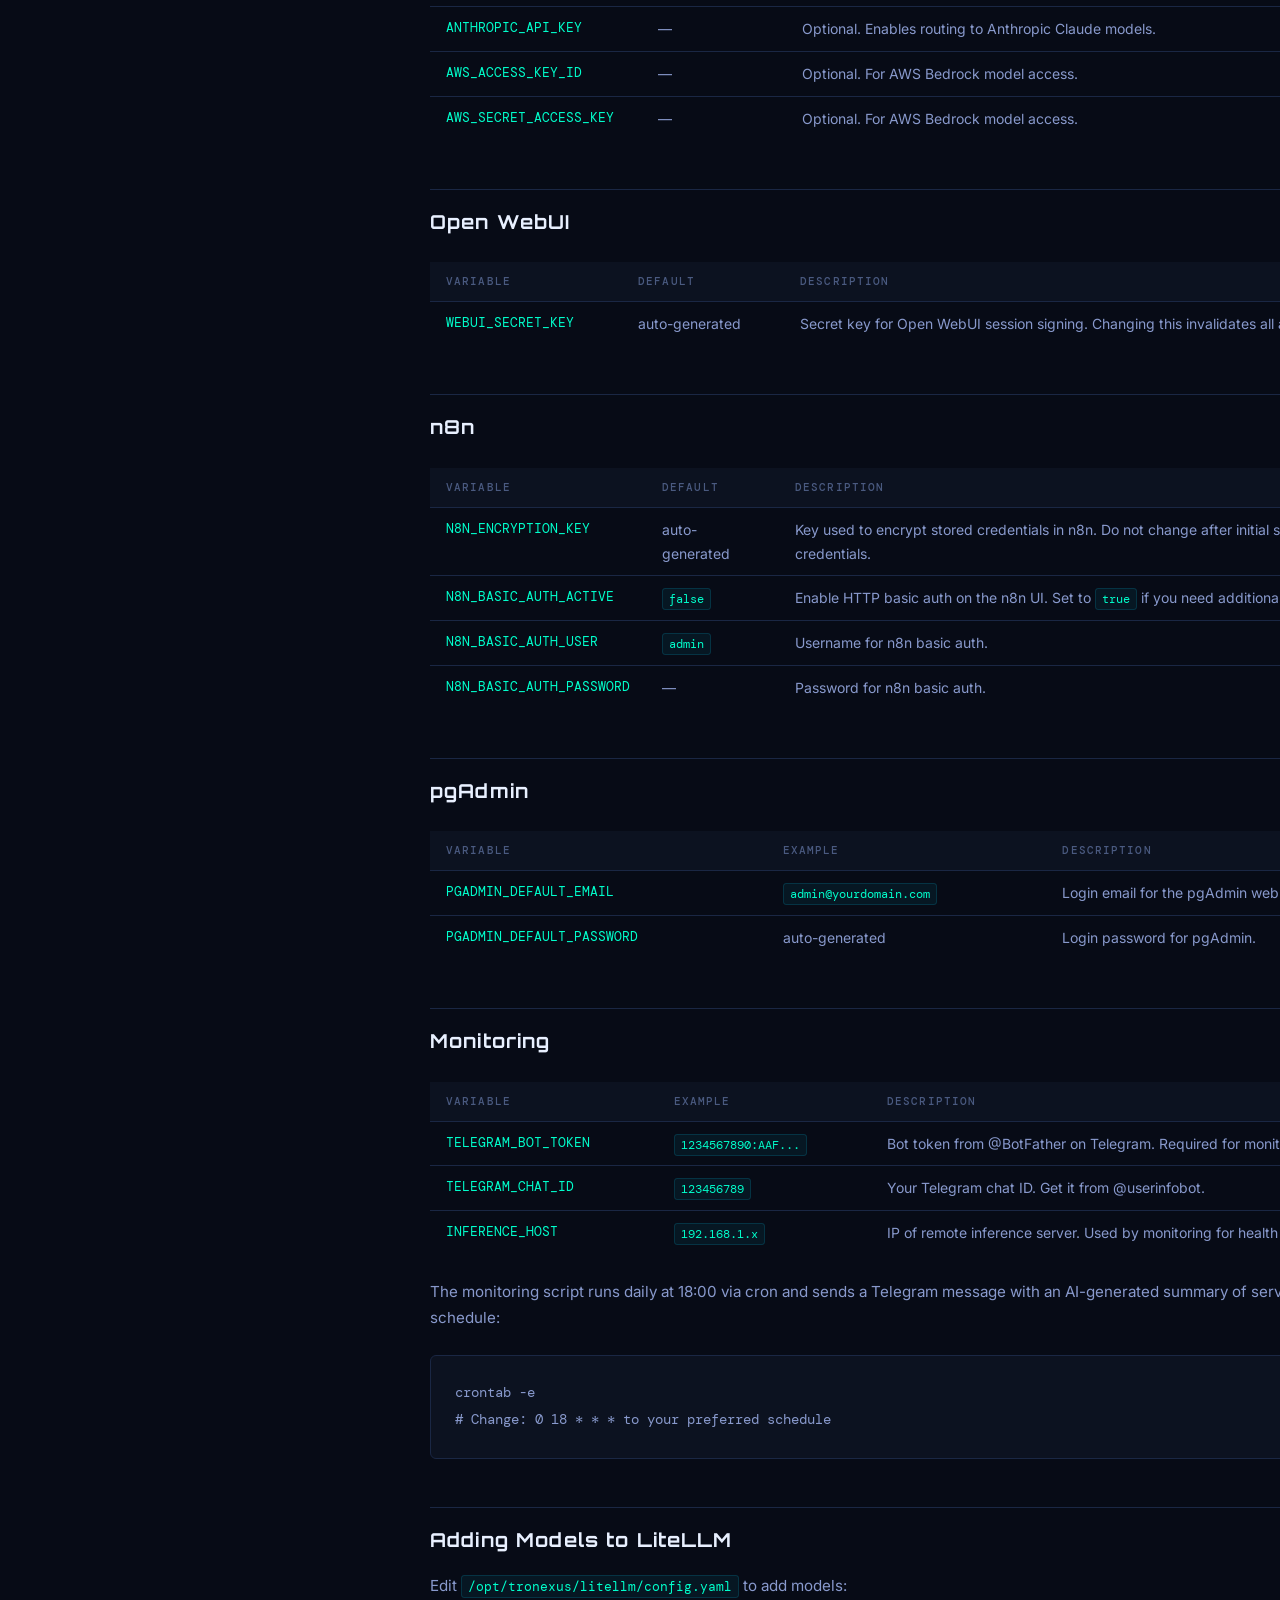
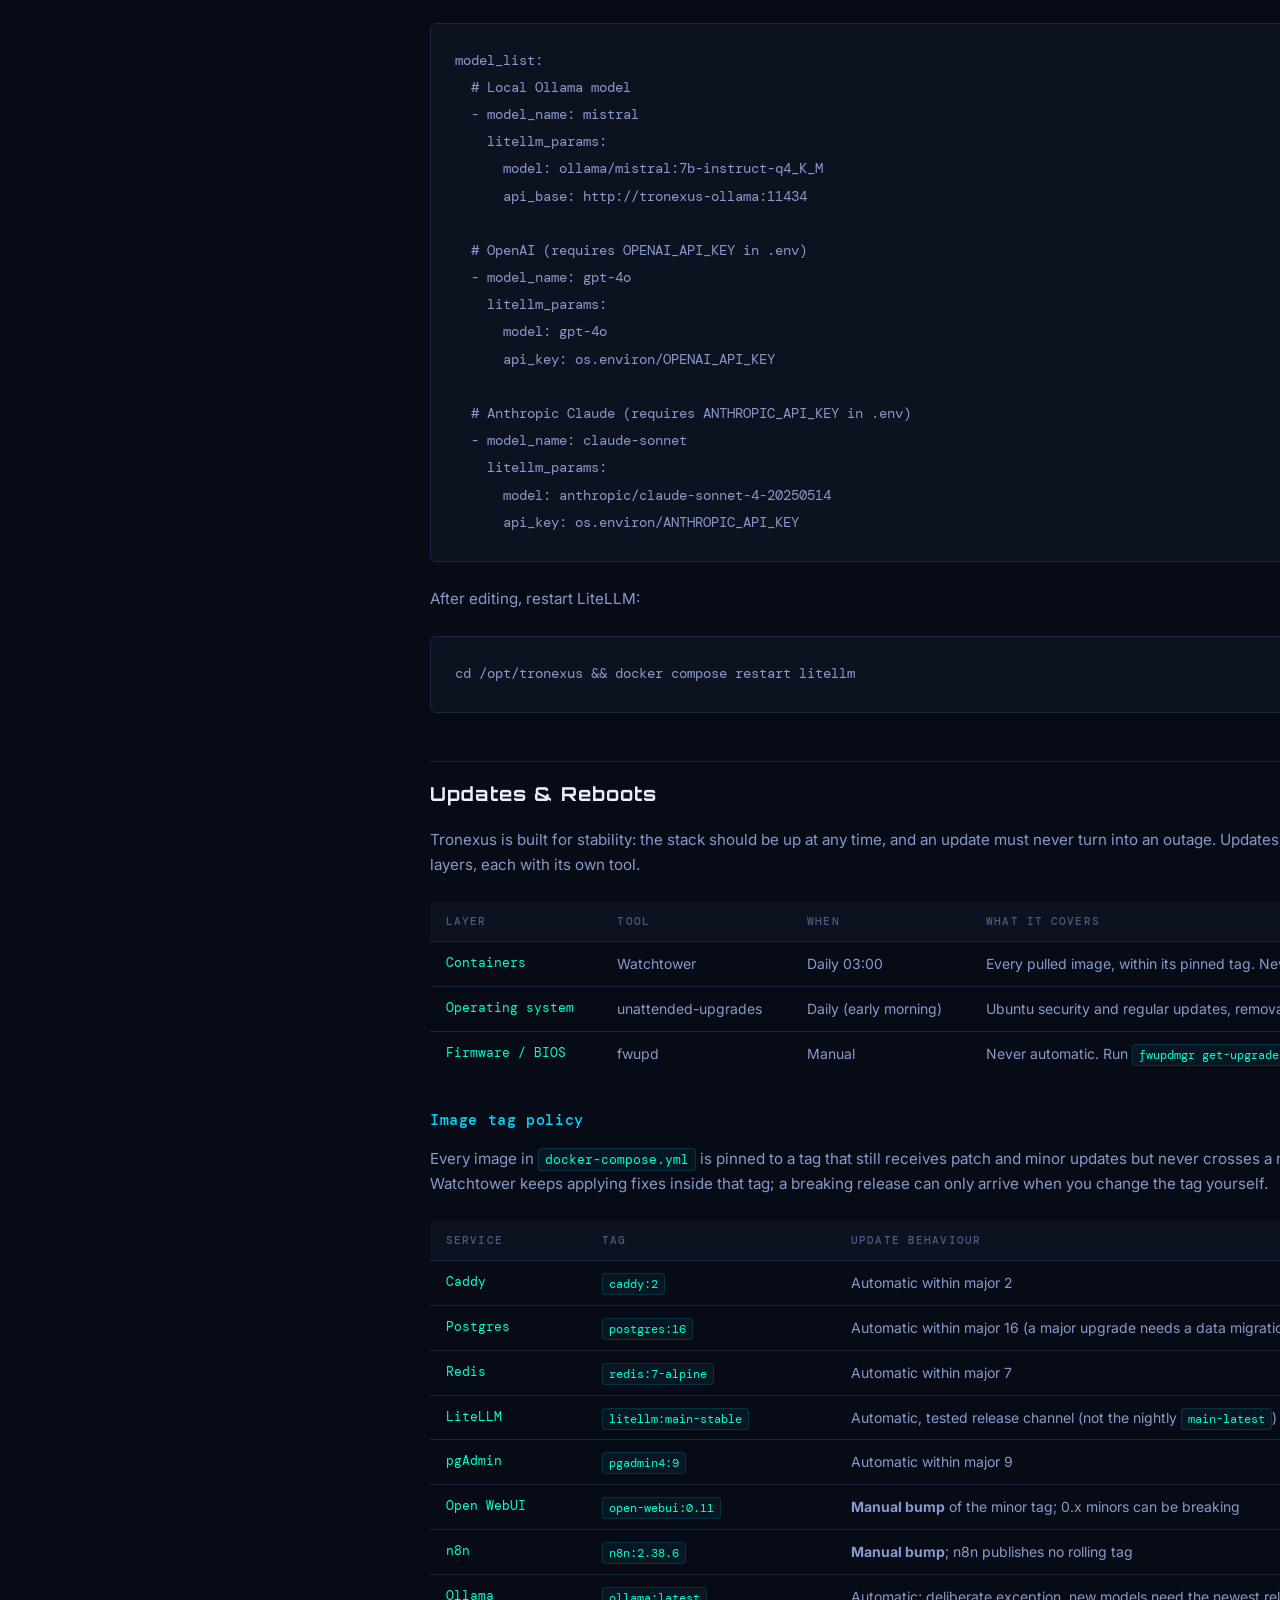
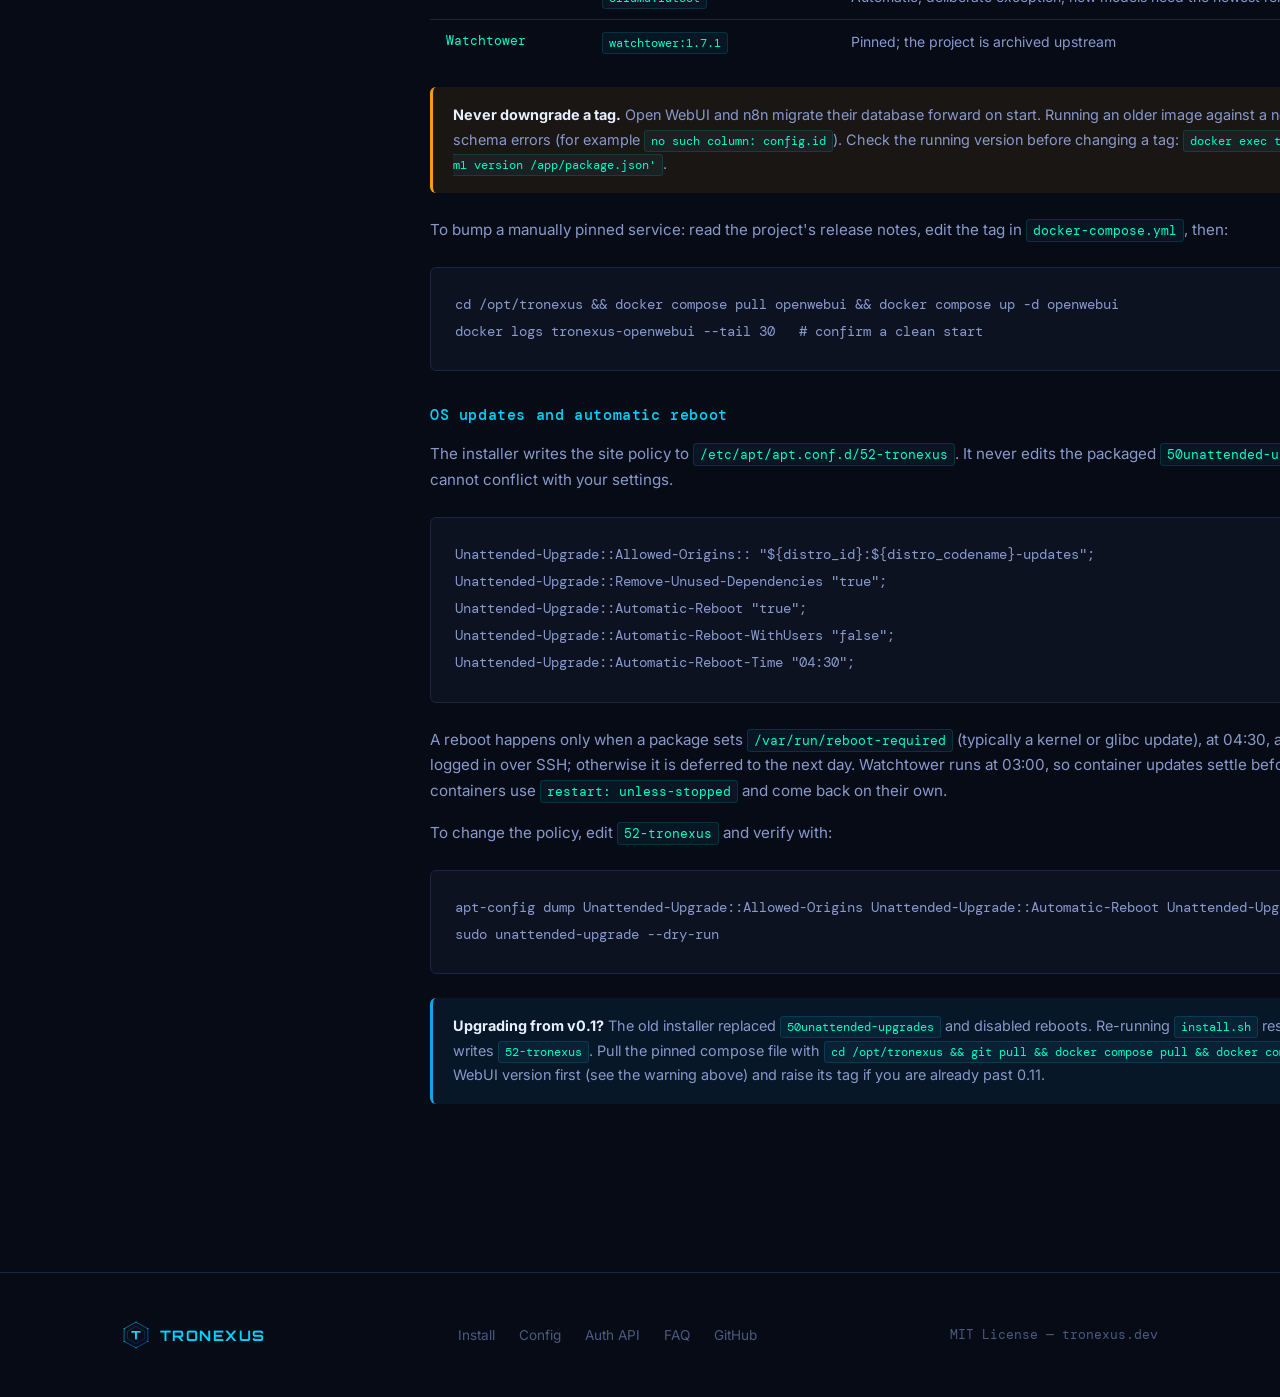
<file: website/docs/configuration.html>
<!DOCTYPE html>
<html lang="en">
<head>
  <meta charset="UTF-8">
  <meta name="viewport" content="width=device-width, initial-scale=1.0">
  <title>Configuration — Tronexus</title>
  <link rel="stylesheet" href="../css/style.css">
  <link rel="icon" href="../img/logo.svg" type="image/svg+xml">
</head>
<body>

<nav>
  <a href="../index.html" class="nav-brand">
    <img src="../img/logo.svg" alt="Tronexus">
    <span>TRONEXUS</span>
  </a>
  <ul class="nav-links">
    <li><a href="../index.html">Home</a></li>
    <li><a href="installation.html">Install</a></li>
    <li><a href="configuration.html" class="active">Config</a></li>
    <li><a href="auth-api.html">Auth API</a></li>
    <li><a href="faq.html">FAQ</a></li>
    <li><a href="https://github.com/Tronexus/tronexus-stack" class="nav-cta">GitHub</a></li>
  </ul>
</nav>

<main>
  <div class="container" style="padding-top:3rem;padding-bottom:5rem;">
    <div class="docs-layout">

      <aside class="docs-sidebar">
        <div class="sidebar-section">
          <div class="sidebar-section-title">Configuration</div>
          <ul class="sidebar-links">
            <li><a href="#overview">Overview</a></li>
            <li><a href="#general">General</a></li>
            <li><a href="#postgres">Postgres</a></li>
            <li><a href="#auth">Auth API</a></li>
            <li><a href="#redis">Redis</a></li>
            <li><a href="#ollama">Ollama</a></li>
            <li><a href="#litellm">LiteLLM</a></li>
            <li><a href="#openwebui">Open WebUI</a></li>
            <li><a href="#n8n">n8n</a></li>
            <li><a href="#pgadmin">pgAdmin</a></li>
            <li><a href="#monitoring">Monitoring</a></li>
            <li><a href="#litellm-models">Adding Models</a></li>
            <li><a href="#updates">Updates &amp; Reboots</a></li>
          </ul>
        </div>
        <div class="sidebar-section">
          <div class="sidebar-section-title">Other Docs</div>
          <ul class="sidebar-links">
            <li><a href="installation.html">Installation</a></li>
            <li><a href="auth-api.html">Auth API Reference</a></li>
            <li><a href="faq.html">FAQ</a></li>
          </ul>
        </div>
      </aside>

      <article class="docs-content">
        <h1>Configuration Reference</h1>
        <p class="page-meta">All configuration lives in <code>/opt/tronexus/.env</code> &nbsp;·&nbsp; File is chmod 600 — never commit it</p>

        <h2 id="overview">Overview</h2>
        <p>The entire Tronexus stack is configured through a single <code>.env</code> file. The installer generates this file from your wizard answers, with secrets auto-generated. You can edit it manually at any time — restart the affected service afterwards.</p>

        <pre><code>cd /opt/tronexus

# Edit configuration
nano .env

# Restart all services
docker compose restart

# Restart a specific service
docker compose restart auth</code></pre>

        <div class="alert alert-warning">
          <strong>Security:</strong> The <code>.env</code> file contains secrets. It is chmod 600 by default. Never commit it to version control. The <code>.gitignore</code> excludes it.
        </div>

        <h2 id="general">General</h2>
        <table class="config-table">
          <thead><tr><th>Variable</th><th>Example</th><th>Description</th></tr></thead>
          <tbody>
            <tr><td>TRONEXUS_DOMAIN</td><td><code>yourdomain.com</code></td><td>Base domain for all services. All subdomains derive from this value.</td></tr>
            <tr><td>TZ</td><td><code>Europe/Amsterdam</code></td><td>Timezone used by n8n, monitoring, and log timestamps. Use tz database format.</td></tr>
          </tbody>
        </table>

        <h2 id="postgres">Postgres</h2>
        <table class="config-table">
          <thead><tr><th>Variable</th><th>Example</th><th>Description</th></tr></thead>
          <tbody>
            <tr><td>POSTGRES_USER</td><td><code>tronexus</code></td><td>Database superuser. Used by all services that connect to Postgres.</td></tr>
            <tr><td>POSTGRES_PASSWORD</td><td><code>••••••••</code></td><td>Database password. Use a strong random value. Auto-generated by installer.</td></tr>
            <tr><td>POSTGRES_DB</td><td><code>tronexus</code></td><td>Default database name. Set automatically by installer.</td></tr>
          </tbody>
        </table>

        <div class="alert alert-info">
          <strong>Multiple databases:</strong> Tronexus Auth creates its own <code>auth</code> database automatically on first start. You do not need to create it manually.
        </div>

        <h2 id="auth">Auth API</h2>
        <table class="config-table">
          <thead><tr><th>Variable</th><th>Default</th><th>Description</th></tr></thead>
          <tbody>
            <tr><td>AUTH_GOOGLE_CLIENT_ID</td><td>—</td><td>Google OAuth client ID. From Google Cloud Console → APIs &amp; Services → Credentials.</td></tr>
            <tr><td>AUTH_GOOGLE_CLIENT_SECRET</td><td>—</td><td>Google OAuth client secret.</td></tr>
            <tr><td>AUTH_JWT_SECRET</td><td>auto-generated</td><td>Secret used to sign JWT access tokens. Rotate only if you need to invalidate all sessions.</td></tr>
            <tr><td>AUTH_JWT_ALGORITHM</td><td><code>HS256</code></td><td>JWT signing algorithm. HS256 is recommended for self-hosted use.</td></tr>
            <tr><td>AUTH_ACCESS_TOKEN_EXPIRE_MINUTES</td><td><code>15</code></td><td>Access token lifetime in minutes. Short is safer — clients should refresh proactively.</td></tr>
            <tr><td>AUTH_REFRESH_TOKEN_EXPIRE_DAYS</td><td><code>30</code></td><td>Refresh token lifetime in days. Refresh tokens rotate on each use.</td></tr>
            <tr><td>AUTH_API_BASE_URL</td><td><code>https://auth-api.yourdomain.com</code></td><td>Public base URL of the Auth API. Used to build OAuth redirect URIs.</td></tr>
            <tr><td>AUTH_DB_NAME</td><td><code>auth</code></td><td>Postgres database name for the Auth API. Created automatically on first start.</td></tr>
            <tr><td>AUTH_APP_ID</td><td>set by bootstrap</td><td>Default app UUID. Written to .env by the bootstrap script.</td></tr>
            <tr><td>AUTH_RATE_LIMIT_WINDOW</td><td><code>60</code></td><td>Rate limiting window in seconds.</td></tr>
            <tr><td>AUTH_RATE_LIMIT_MAX</td><td><code>20</code></td><td>Maximum requests per IP per window.</td></tr>
            <tr><td>AUTH_LOCKOUT_ATTEMPTS</td><td><code>10</code></td><td>Number of rate limit violations before IP lockout.</td></tr>
            <tr><td>AUTH_LOCKOUT_SECONDS</td><td><code>900</code></td><td>IP lockout duration in seconds (15 minutes).</td></tr>
          </tbody>
        </table>

        <h2 id="redis">Redis</h2>
        <table class="config-table">
          <thead><tr><th>Variable</th><th>Default</th><th>Description</th></tr></thead>
          <tbody>
            <tr><td>REDIS_HOST</td><td><code>tronexus-redis</code></td><td>Redis hostname. Resolves via Docker network. Do not change unless running Redis externally.</td></tr>
            <tr><td>REDIS_PORT</td><td><code>6379</code></td><td>Redis port. Default is standard Redis port.</td></tr>
          </tbody>
        </table>
        <div class="alert alert-info">Redis is internal-only. No external port is exposed. It stores rate limiting counters and OAuth state tokens with TTLs.</div>

        <h2 id="ollama">Ollama</h2>
        <table class="config-table">
          <thead><tr><th>Variable</th><th>Default</th><th>Description</th></tr></thead>
          <tbody>
            <tr><td>OLLAMA_REMOTE</td><td><code>false</code></td><td>Set to <code>true</code> to disable the local Ollama container and use a remote inference server instead.</td></tr>
            <tr><td>OLLAMA_REMOTE_URL</td><td>—</td><td>URL of the remote Ollama instance (e.g. <code>http://192.168.1.x:11434</code>). Only used when <code>OLLAMA_REMOTE=true</code>.</td></tr>
            <tr><td>OLLAMA_DEFAULT_MODEL</td><td><code>mistral:7b-instruct-q4_K_M</code></td><td>Default model for the monitoring script's AI summary. Must be pulled first.</td></tr>
          </tbody>
        </table>

        <h2 id="litellm">LiteLLM</h2>
        <table class="config-table">
          <thead><tr><th>Variable</th><th>Default</th><th>Description</th></tr></thead>
          <tbody>
            <tr><td>LITELLM_MASTER_KEY</td><td>auto-generated</td><td>Master API key for LiteLLM. Used by Open WebUI and other services to authenticate with the proxy.</td></tr>
            <tr><td>OPENAI_API_KEY</td><td>—</td><td>Optional. Enables routing to OpenAI models via LiteLLM.</td></tr>
            <tr><td>ANTHROPIC_API_KEY</td><td>—</td><td>Optional. Enables routing to Anthropic Claude models.</td></tr>
            <tr><td>AWS_ACCESS_KEY_ID</td><td>—</td><td>Optional. For AWS Bedrock model access.</td></tr>
            <tr><td>AWS_SECRET_ACCESS_KEY</td><td>—</td><td>Optional. For AWS Bedrock model access.</td></tr>
          </tbody>
        </table>

        <h2 id="openwebui">Open WebUI</h2>
        <table class="config-table">
          <thead><tr><th>Variable</th><th>Default</th><th>Description</th></tr></thead>
          <tbody>
            <tr><td>WEBUI_SECRET_KEY</td><td>auto-generated</td><td>Secret key for Open WebUI session signing. Changing this invalidates all active sessions.</td></tr>
          </tbody>
        </table>

        <h2 id="n8n">n8n</h2>
        <table class="config-table">
          <thead><tr><th>Variable</th><th>Default</th><th>Description</th></tr></thead>
          <tbody>
            <tr><td>N8N_ENCRYPTION_KEY</td><td>auto-generated</td><td>Key used to encrypt stored credentials in n8n. Do not change after initial setup — it will break existing credentials.</td></tr>
            <tr><td>N8N_BASIC_AUTH_ACTIVE</td><td><code>false</code></td><td>Enable HTTP basic auth on the n8n UI. Set to <code>true</code> if you need additional access control.</td></tr>
            <tr><td>N8N_BASIC_AUTH_USER</td><td><code>admin</code></td><td>Username for n8n basic auth.</td></tr>
            <tr><td>N8N_BASIC_AUTH_PASSWORD</td><td>—</td><td>Password for n8n basic auth.</td></tr>
          </tbody>
        </table>

        <h2 id="pgadmin">pgAdmin</h2>
        <table class="config-table">
          <thead><tr><th>Variable</th><th>Example</th><th>Description</th></tr></thead>
          <tbody>
            <tr><td>PGADMIN_DEFAULT_EMAIL</td><td><code>admin@yourdomain.com</code></td><td>Login email for the pgAdmin web interface.</td></tr>
            <tr><td>PGADMIN_DEFAULT_PASSWORD</td><td>auto-generated</td><td>Login password for pgAdmin.</td></tr>
          </tbody>
        </table>

        <h2 id="monitoring">Monitoring</h2>
        <table class="config-table">
          <thead><tr><th>Variable</th><th>Example</th><th>Description</th></tr></thead>
          <tbody>
            <tr><td>TELEGRAM_BOT_TOKEN</td><td><code>1234567890:AAF...</code></td><td>Bot token from @BotFather on Telegram. Required for monitoring alerts.</td></tr>
            <tr><td>TELEGRAM_CHAT_ID</td><td><code>123456789</code></td><td>Your Telegram chat ID. Get it from @userinfobot.</td></tr>
            <tr><td>INFERENCE_HOST</td><td><code>192.168.1.x</code></td><td>IP of remote inference server. Used by monitoring for health checks.</td></tr>
          </tbody>
        </table>

        <p>The monitoring script runs daily at 18:00 via cron and sends a Telegram message with an AI-generated summary of server health. To change the schedule:</p>
        <pre><code>crontab -e
# Change: 0 18 * * * to your preferred schedule</code></pre>

        <h2 id="litellm-models">Adding Models to LiteLLM</h2>
        <p>Edit <code>/opt/tronexus/litellm/config.yaml</code> to add models:</p>

        <pre><code>model_list:
  # Local Ollama model
  - model_name: mistral
    litellm_params:
      model: ollama/mistral:7b-instruct-q4_K_M
      api_base: http://tronexus-ollama:11434

  # OpenAI (requires OPENAI_API_KEY in .env)
  - model_name: gpt-4o
    litellm_params:
      model: gpt-4o
      api_key: os.environ/OPENAI_API_KEY

  # Anthropic Claude (requires ANTHROPIC_API_KEY in .env)
  - model_name: claude-sonnet
    litellm_params:
      model: anthropic/claude-sonnet-4-20250514
      api_key: os.environ/ANTHROPIC_API_KEY</code></pre>

        <p>After editing, restart LiteLLM:</p>
        <pre><code>cd /opt/tronexus && docker compose restart litellm</code></pre>

        <h2 id="updates">Updates &amp; Reboots</h2>
        <p>Tronexus is built for stability: the stack should be up at any time, and an update must never turn into an outage. Updates happen on three independent layers, each with its own tool.</p>

        <table class="config-table">
          <thead><tr><th>Layer</th><th>Tool</th><th>When</th><th>What it covers</th></tr></thead>
          <tbody>
            <tr><td>Containers</td><td>Watchtower</td><td>Daily 03:00</td><td>Every pulled image, within its pinned tag. Never the locally built Auth API.</td></tr>
            <tr><td>Operating system</td><td>unattended-upgrades</td><td>Daily (early morning)</td><td>Ubuntu security and regular updates, removal of unused dependencies.</td></tr>
            <tr><td>Firmware / BIOS</td><td>fwupd</td><td>Manual</td><td>Never automatic. Run <code>fwupdmgr get-upgrades</code> and apply deliberately.</td></tr>
          </tbody>
        </table>

        <h3>Image tag policy</h3>
        <p>Every image in <code>docker-compose.yml</code> is pinned to a tag that still receives patch and minor updates but never crosses a major, breaking boundary. Watchtower keeps applying fixes inside that tag; a breaking release can only arrive when you change the tag yourself.</p>

        <table class="config-table">
          <thead><tr><th>Service</th><th>Tag</th><th>Update behaviour</th></tr></thead>
          <tbody>
            <tr><td>Caddy</td><td><code>caddy:2</code></td><td>Automatic within major 2</td></tr>
            <tr><td>Postgres</td><td><code>postgres:16</code></td><td>Automatic within major 16 (a major upgrade needs a data migration)</td></tr>
            <tr><td>Redis</td><td><code>redis:7-alpine</code></td><td>Automatic within major 7</td></tr>
            <tr><td>LiteLLM</td><td><code>litellm:main-stable</code></td><td>Automatic, tested release channel (not the nightly <code>main-latest</code>)</td></tr>
            <tr><td>pgAdmin</td><td><code>pgadmin4:9</code></td><td>Automatic within major 9</td></tr>
            <tr><td>Open WebUI</td><td><code>open-webui:0.11</code></td><td><strong>Manual bump</strong> of the minor tag; 0.x minors can be breaking</td></tr>
            <tr><td>n8n</td><td><code>n8n:2.38.6</code></td><td><strong>Manual bump</strong>; n8n publishes no rolling tag</td></tr>
            <tr><td>Ollama</td><td><code>ollama:latest</code></td><td>Automatic; deliberate exception, new models need the newest release</td></tr>
            <tr><td>Watchtower</td><td><code>watchtower:1.7.1</code></td><td>Pinned; the project is archived upstream</td></tr>
          </tbody>
        </table>

        <div class="alert alert-warning">
          <strong>Never downgrade a tag.</strong> Open WebUI and n8n migrate their database forward on start. Running an older image against a newer database fails with schema errors (for example <code>no such column: config.id</code>). Check the running version before changing a tag: <code>docker exec tronexus-openwebui sh -c 'grep -m1 version /app/package.json'</code>.
        </div>

        <p>To bump a manually pinned service: read the project's release notes, edit the tag in <code>docker-compose.yml</code>, then:</p>
        <pre><code>cd /opt/tronexus && docker compose pull openwebui && docker compose up -d openwebui
docker logs tronexus-openwebui --tail 30   # confirm a clean start</code></pre>

        <h3>OS updates and automatic reboot</h3>
        <p>The installer writes the site policy to <code>/etc/apt/apt.conf.d/52-tronexus</code>. It never edits the packaged <code>50unattended-upgrades</code>, so package upgrades cannot conflict with your settings.</p>
        <pre><code>Unattended-Upgrade::Allowed-Origins:: "${distro_id}:${distro_codename}-updates";
Unattended-Upgrade::Remove-Unused-Dependencies "true";
Unattended-Upgrade::Automatic-Reboot "true";
Unattended-Upgrade::Automatic-Reboot-WithUsers "false";
Unattended-Upgrade::Automatic-Reboot-Time "04:30";</code></pre>
        <p>A reboot happens only when a package sets <code>/var/run/reboot-required</code> (typically a kernel or glibc update), at 04:30, and never while someone is logged in over SSH; otherwise it is deferred to the next day. Watchtower runs at 03:00, so container updates settle before any reboot. All Tronexus containers use <code>restart: unless-stopped</code> and come back on their own.</p>
        <p>To change the policy, edit <code>52-tronexus</code> and verify with:</p>
        <pre><code>apt-config dump Unattended-Upgrade::Allowed-Origins Unattended-Upgrade::Automatic-Reboot Unattended-Upgrade::Automatic-Reboot-Time
sudo unattended-upgrade --dry-run</code></pre>

        <div class="alert alert-info">
          <strong>Upgrading from v0.1?</strong> The old installer replaced <code>50unattended-upgrades</code> and disabled reboots. Re-running <code>install.sh</code> restores the packaged file and writes <code>52-tronexus</code>. Pull the pinned compose file with <code>cd /opt/tronexus && git pull && docker compose pull && docker compose up -d</code>; check the Open WebUI version first (see the warning above) and raise its tag if you are already past 0.11.
        </div>

      </article>
    </div>
  </div>
</main>

<footer>
  <div class="container">
    <div class="footer-inner">
      <a href="../index.html" class="footer-brand">
        <img src="../img/logo.svg" alt="Tronexus">
        <span>TRONEXUS</span>
      </a>
      <ul class="footer-links">
        <li><a href="installation.html">Install</a></li>
        <li><a href="configuration.html">Config</a></li>
        <li><a href="auth-api.html">Auth API</a></li>
        <li><a href="faq.html">FAQ</a></li>
        <li><a href="https://github.com/Tronexus/tronexus-stack">GitHub</a></li>
      </ul>
      <span class="footer-copy">MIT License — tronexus.dev</span>
    </div>
  </div>
</footer>

</body>
</html>
</file>
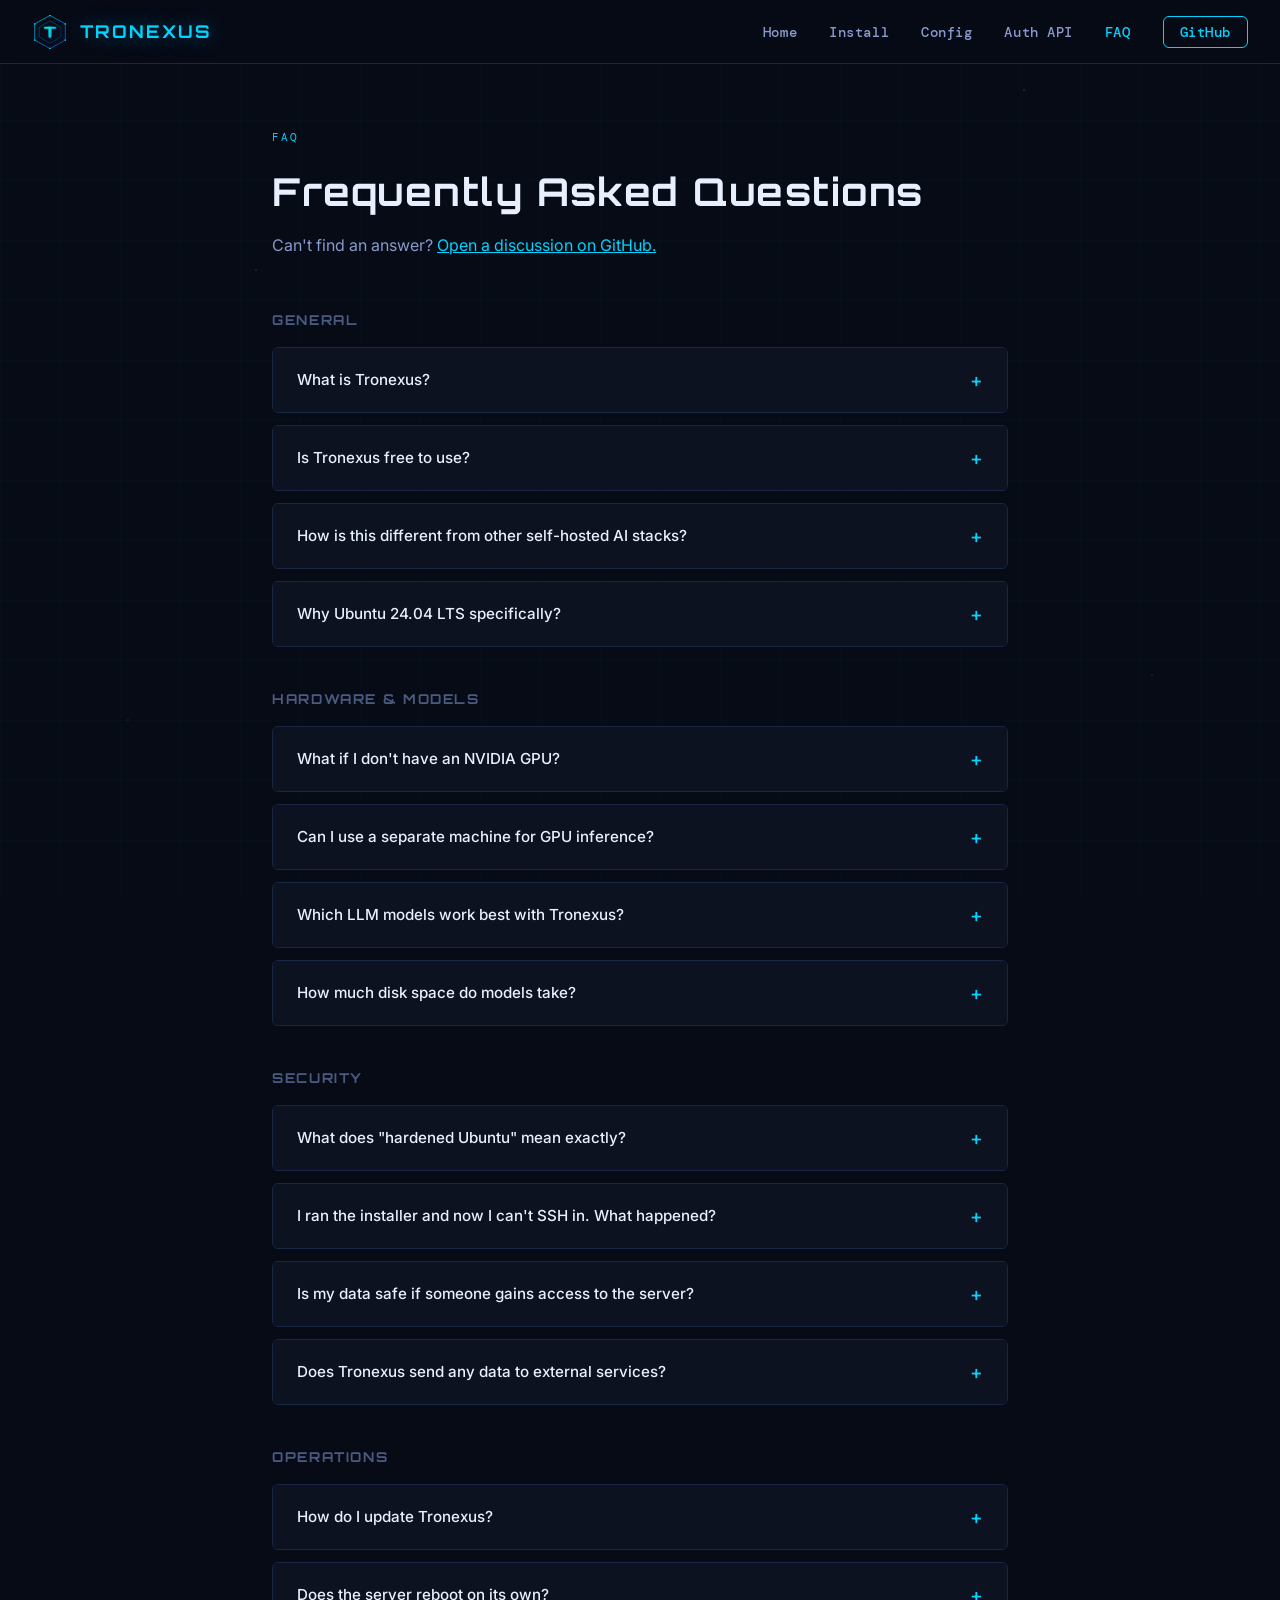
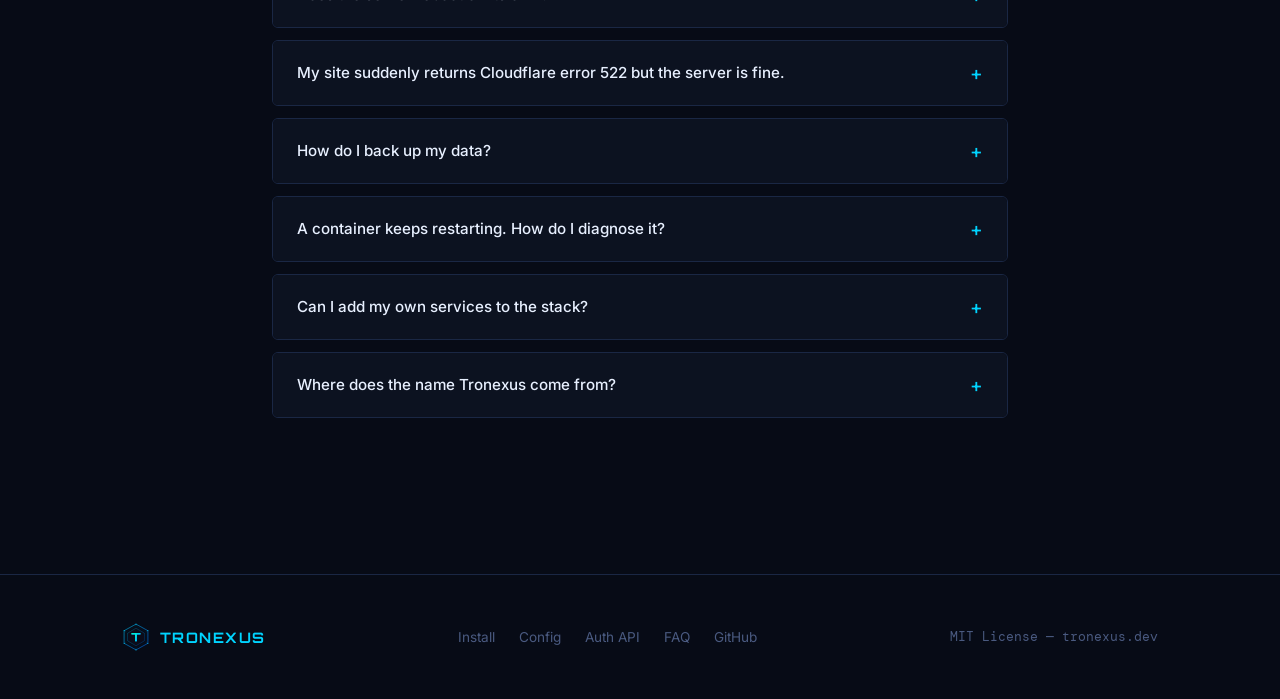
<file: website/docs/faq.html>
<!DOCTYPE html>
<html lang="en">
<head>
  <meta charset="UTF-8">
  <meta name="viewport" content="width=device-width, initial-scale=1.0">
  <title>FAQ — Tronexus</title>
  <link rel="stylesheet" href="../css/style.css">
  <link rel="icon" href="../img/logo.svg" type="image/svg+xml">
</head>
<body>

<nav>
  <a href="../index.html" class="nav-brand">
    <img src="../img/logo.svg" alt="Tronexus">
    <span>TRONEXUS</span>
  </a>
  <ul class="nav-links">
    <li><a href="../index.html">Home</a></li>
    <li><a href="installation.html">Install</a></li>
    <li><a href="configuration.html">Config</a></li>
    <li><a href="auth-api.html">Auth API</a></li>
    <li><a href="faq.html" class="active">FAQ</a></li>
    <li><a href="https://github.com/Tronexus/tronexus-stack" class="nav-cta">GitHub</a></li>
  </ul>
</nav>

<main>
  <div class="container" style="padding-top:4rem;padding-bottom:5rem;">
    <div class="container-narrow">

      <div class="section-label">FAQ</div>
      <h1 class="section-title" style="margin-bottom:0.5rem;">Frequently Asked Questions</h1>
      <p style="color:var(--text2);margin-bottom:3rem;">Can't find an answer? <a href="https://github.com/Tronexus/tronexus-stack/discussions" style="color:var(--cyan)">Open a discussion on GitHub.</a></p>

      <h2 style="font-family:var(--font-display);font-size:0.85rem;letter-spacing:0.12em;color:var(--text3);margin-bottom:1rem;border:none;padding:0;margin-top:0;">GENERAL</h2>

      <div class="faq-item">
        <button class="faq-question" onclick="toggle(this)">
          What is Tronexus? <span class="arrow">+</span>
        </button>
        <div class="faq-answer">
          Tronexus is an opinionated, production-grade AI infrastructure stack that runs on your own hardware. It bundles local LLM inference, an AI chat interface, workflow automation, authentication, monitoring, and security hardening into a single installable package. You get all the capabilities of a cloud AI platform — without the subscription fees, data privacy concerns, or vendor lock-in.
        </div>
      </div>

      <div class="faq-item">
        <button class="faq-question" onclick="toggle(this)">
          Is Tronexus free to use? <span class="arrow">+</span>
        </button>
        <div class="faq-answer">
          Yes. Tronexus itself is MIT licensed and free. You run it on your own hardware — the only costs are the hardware you already own and electricity. If you choose to route requests to commercial AI providers (OpenAI, Anthropic, etc.) through LiteLLM, those providers charge per token — but local models via Ollama are entirely free.
        </div>
      </div>

      <div class="faq-item">
        <button class="faq-question" onclick="toggle(this)">
          How is this different from other self-hosted AI stacks? <span class="arrow">+</span>
        </button>
        <div class="faq-answer">
          Most self-hosted AI projects give you individual containers without integration. Tronexus is different in three ways: it is fully integrated out of the box (services talk to each other), it includes production-grade security from day one (hardened Ubuntu, auth API, TLS, monitoring), and it is designed to be installed with a single command on a fresh machine. You do not spend a week stitching things together.
        </div>
      </div>

      <div class="faq-item">
        <button class="faq-question" onclick="toggle(this)">
          Why Ubuntu 24.04 LTS specifically? <span class="arrow">+</span>
        </button>
        <div class="faq-answer">
          Ubuntu 24.04 LTS is the current long-term support release with 5-year security coverage. The installer applies hardening that is specific to this release — package names, systemd unit paths, and sysctl values are all tested against 24.04. Other Ubuntu versions and Debian-based distros may work but are not officially supported in the current alpha releases.
        </div>
      </div>

      <h2 style="font-family:var(--font-display);font-size:0.85rem;letter-spacing:0.12em;color:var(--text3);margin:2.5rem 0 1rem;border:none;padding:0;">HARDWARE &amp; MODELS</h2>

      <div class="faq-item">
        <button class="faq-question" onclick="toggle(this)">
          What if I don't have an NVIDIA GPU? <span class="arrow">+</span>
        </button>
        <div class="faq-answer">
          Tronexus installs and runs without a GPU. Ollama falls back to CPU inference automatically. Performance will be significantly slower (minutes per response rather than seconds), but it is functional for development, testing, or light use. For production workloads, a GPU is strongly recommended. AMD GPU support is on the roadmap.
        </div>
      </div>

      <div class="faq-item">
        <button class="faq-question" onclick="toggle(this)">
          Can I use a separate machine for GPU inference? <span class="arrow">+</span>
        </button>
        <div class="faq-answer">
          Yes. This is actually the recommended setup if you have a gaming PC or workstation on the same local network. Install Ollama on the GPU machine, configure it to listen on all interfaces, and set <code>INFERENCE_HOST</code> in your Tronexus <code>.env</code>. Your primary server stays lean and the GPU machine handles all inference. See the <a href="installation.html#remote-inference" style="color:var(--cyan)">Remote Inference</a> section in the installation guide.
        </div>
      </div>

      <div class="faq-item">
        <button class="faq-question" onclick="toggle(this)">
          Which LLM models work best with Tronexus? <span class="arrow">+</span>
        </button>
        <div class="faq-answer">
          For 8GB VRAM, the sweet spot is 7B–8B parameter models at 4-bit quantisation. Good starting points: <code>mistral:7b-instruct-q4_K_M</code> (fast, well-rounded), <code>llama3:8b</code> (strong reasoning), <code>gemma3:9b</code> (Google's model, good instruction following). For the monitoring summary specifically, Mistral 7B is used by default — it produces clean, concise output. Pull models with <code>docker exec tronexus-ollama ollama pull &lt;model&gt;</code>.
        </div>
      </div>

      <div class="faq-item">
        <button class="faq-question" onclick="toggle(this)">
          How much disk space do models take? <span class="arrow">+</span>
        </button>
        <div class="faq-answer">
          A 7B model at 4-bit quantisation is roughly 4–5 GB. A 13B model is around 8 GB. Models are stored in the <code>ollama_data</code> Docker volume. For a useful collection of 3–4 models, budget 20–30 GB of storage just for models. The rest of the stack (containers, databases, volumes) uses around 10–15 GB.
        </div>
      </div>

      <h2 style="font-family:var(--font-display);font-size:0.85rem;letter-spacing:0.12em;color:var(--text3);margin:2.5rem 0 1rem;border:none;padding:0;">SECURITY</h2>

      <div class="faq-item">
        <button class="faq-question" onclick="toggle(this)">
          What does "hardened Ubuntu" mean exactly? <span class="arrow">+</span>
        </button>
        <div class="faq-answer">
          The installer applies these hardening measures automatically: UFW firewall (only SSH, HTTP, HTTPS allowed), fail2ban (SSH brute force protection with automatic banning), SSH configuration hardening (no root login, no password auth, reduced grace time, no X11 forwarding), sysctl network hardening (no ICMP redirects, SYN cookie protection, kernel pointer restriction), and unattended-upgrades for automatic security patches. These are the same measures applied to professional server infrastructure.
        </div>
      </div>

      <div class="faq-item">
        <button class="faq-question" onclick="toggle(this)">
          I ran the installer and now I can't SSH in. What happened? <span class="arrow">+</span>
        </button>
        <div class="faq-answer">
          The installer disables SSH password authentication and sets <code>PermitRootLogin no</code>. If you did not have an SSH key configured before running the installer, you may be locked out. To recover: access the machine directly (console, KVM, or cloud provider's serial console), log in as root or via the hosting provider's rescue mode, and re-enable password authentication temporarily by editing <code>/etc/ssh/sshd_config</code> and running <code>systemctl restart sshd</code>. Then add your SSH public key to <code>~/.ssh/authorized_keys</code> before disabling password auth again.
        </div>
      </div>

      <div class="faq-item">
        <button class="faq-question" onclick="toggle(this)">
          Is my data safe if someone gains access to the server? <span class="arrow">+</span>
        </button>
        <div class="faq-answer">
          The stack provides strong perimeter security but does not encrypt data at rest by default. The Postgres database and Ollama model files are stored unencrypted on disk. For sensitive deployments, consider full-disk encryption (LUKS) on the underlying storage. The <code>.env</code> file containing secrets is chmod 600. API keys and passwords are bcrypt hashed in the database — a database dump does not reveal plain credentials.
        </div>
      </div>

      <div class="faq-item">
        <button class="faq-question" onclick="toggle(this)">
          Does Tronexus send any data to external services? <span class="arrow">+</span>
        </button>
        <div class="faq-answer">
          No data leaves your machine unless you explicitly configure it to. Local LLM inference via Ollama is 100% on-device. Caddy sends ACME challenges to Let's Encrypt to obtain TLS certificates — this is standard HTTPS and involves no user data. Watchtower checks Docker Hub for container image updates. The monitoring script sends alert messages to your Telegram bot — this is opt-in and configured by you. If you add commercial AI provider API keys (OpenAI, Anthropic), requests to those models will be sent to their APIs.
        </div>
      </div>

      <h2 style="font-family:var(--font-display);font-size:0.85rem;letter-spacing:0.12em;color:var(--text3);margin:2.5rem 0 1rem;border:none;padding:0;">OPERATIONS</h2>

      <div class="faq-item">
        <button class="faq-question" onclick="toggle(this)">
          How do I update Tronexus? <span class="arrow">+</span>
        </button>
        <div class="faq-answer">
          Every image in <code>docker-compose.yml</code> is pinned to a tag that receives patch and minor updates but never a breaking major release. Watchtower applies those updates nightly at 03:00. Two services have no such tag and are bumped by hand after reading their release notes: Open WebUI (minor tag, e.g. <code>0.11</code>) and n8n (exact version). The Auth API is a local build: <code>cd /opt/tronexus && git pull && docker compose up -d --build auth</code>. Never move a tag backwards; see <a href="configuration.html#updates">Updates &amp; Reboots</a>.
        </div>
      </div>

      <div class="faq-item">
        <button class="faq-question" onclick="toggle(this)">
          Does the server reboot on its own? <span class="arrow">+</span>
        </button>
        <div class="faq-answer">
          Only if you said yes in the installer (the default). Ubuntu installs security and regular updates daily; when one of them requires a restart, the server reboots at 04:30, and only if nobody is logged in over SSH. All containers come back automatically. Firmware and BIOS updates are never applied automatically. Policy file: <code>/etc/apt/apt.conf.d/52-tronexus</code>.
        </div>
      </div>

      <div class="faq-item">
        <button class="faq-question" onclick="toggle(this)">
          My site suddenly returns Cloudflare error 522 but the server is fine. <span class="arrow">+</span>
        </button>
        <div class="faq-answer">
          Your public IP most likely changed and a static A record still points at the old address. Compare <code>curl -s4 https://api.ipify.org</code> on the server with the record at your DNS provider. Fix the record, then make it permanent by pointing every hostname as a CNAME at a dynamic DNS name, as described in <a href="installation.html#dns-dynamic-ip">Dynamic IP / DDNS</a>.
        </div>
      </div>

      <div class="faq-item">
        <button class="faq-question" onclick="toggle(this)">
          How do I back up my data? <span class="arrow">+</span>
        </button>
        <div class="faq-answer">
          The critical data to back up is the Postgres database and the <code>.env</code> file. A simple backup: <code>docker exec tronexus-postgres pg_dumpall -U tronexus &gt; /backup/tronexus-$(date +%Y%m%d).sql</code>. n8n workflows are stored in Postgres. Open WebUI conversations are in the <code>openwebui_data</code> volume. Ollama models can be re-pulled and do not need backing up unless you have customised them.
        </div>
      </div>

      <div class="faq-item">
        <button class="faq-question" onclick="toggle(this)">
          A container keeps restarting. How do I diagnose it? <span class="arrow">+</span>
        </button>
        <div class="faq-answer">
          Check the container logs: <code>docker logs tronexus-&lt;service&gt; --tail 50</code>. Common causes: wrong credentials in <code>.env</code> (check the exact variable names against the configuration reference), port conflict (another service using the same port), or a dependency not being ready (Postgres health check failing). The monitoring script will also catch containers in a restart loop and send a Telegram alert.
        </div>
      </div>

      <div class="faq-item">
        <button class="faq-question" onclick="toggle(this)">
          Can I add my own services to the stack? <span class="arrow">+</span>
        </button>
        <div class="faq-answer">
          Yes. Add your service to <code>docker-compose.yml</code> under the <code>tronexus</code> network and it will be able to communicate with all existing services by container name. Add a Caddy route in <code>caddy/Caddyfile</code> to expose it via HTTPS. Caddy will automatically obtain a TLS certificate for the new subdomain.
        </div>
      </div>

      <div class="faq-item">
        <button class="faq-question" onclick="toggle(this)">
          Where does the name Tronexus come from? <span class="arrow">+</span>
        </button>
        <div class="faq-answer">
          It is a compound of <em>Duotronic</em> (the foundational computing architecture of the Federation in Star Trek) and <em>Nexus</em> (the central connection point everything routes through). Duotronic was the computing system that preceded isolinear chips — the technology that made warp navigation and ship intelligence possible. Tronexus is the nexus of your own computing stack.
        </div>
      </div>

    </div>
  </div>
</main>

<footer>
  <div class="container">
    <div class="footer-inner">
      <a href="../index.html" class="footer-brand">
        <img src="../img/logo.svg" alt="Tronexus">
        <span>TRONEXUS</span>
      </a>
      <ul class="footer-links">
        <li><a href="installation.html">Install</a></li>
        <li><a href="configuration.html">Config</a></li>
        <li><a href="auth-api.html">Auth API</a></li>
        <li><a href="faq.html">FAQ</a></li>
        <li><a href="https://github.com/Tronexus/tronexus-stack">GitHub</a></li>
      </ul>
      <span class="footer-copy">MIT License — tronexus.dev</span>
    </div>
  </div>
</footer>

<script>
function toggle(btn) {
  const item = btn.parentElement;
  item.classList.toggle('open');
}
</script>

</body>
</html>
</file>
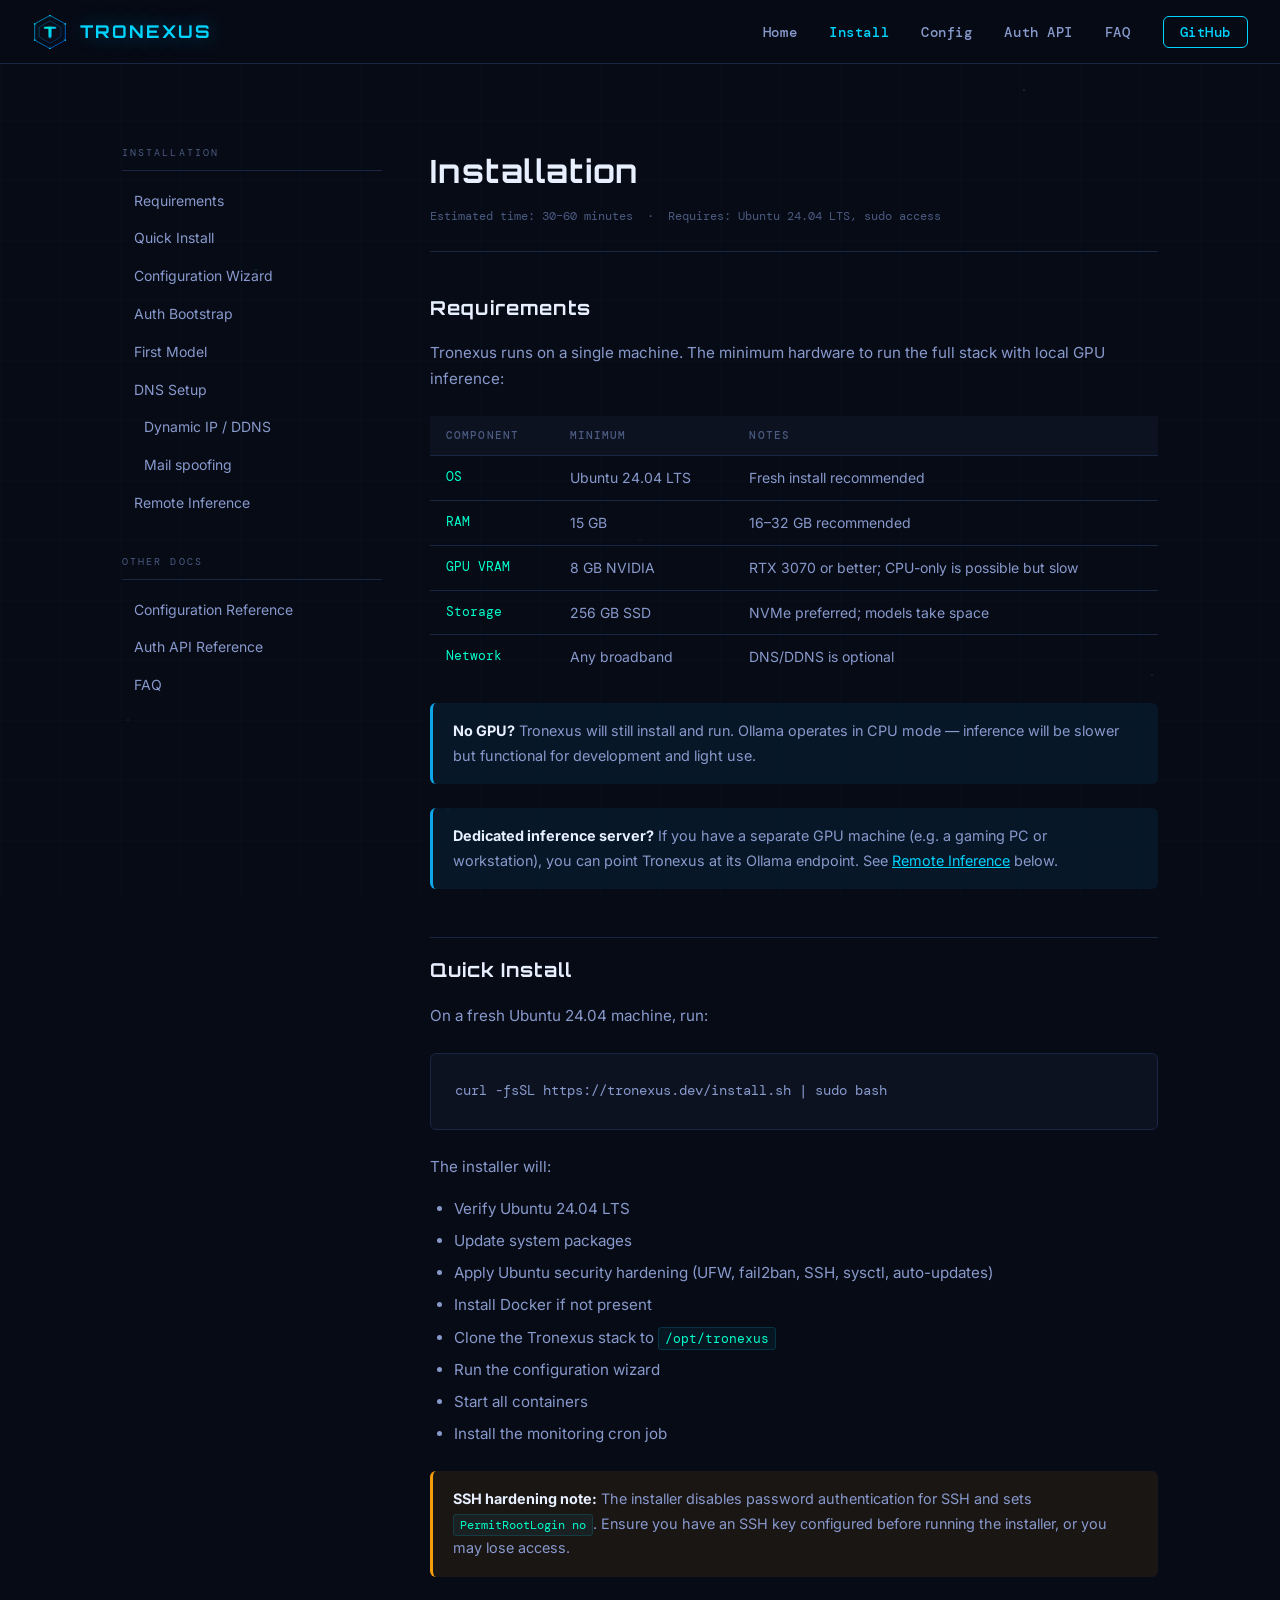
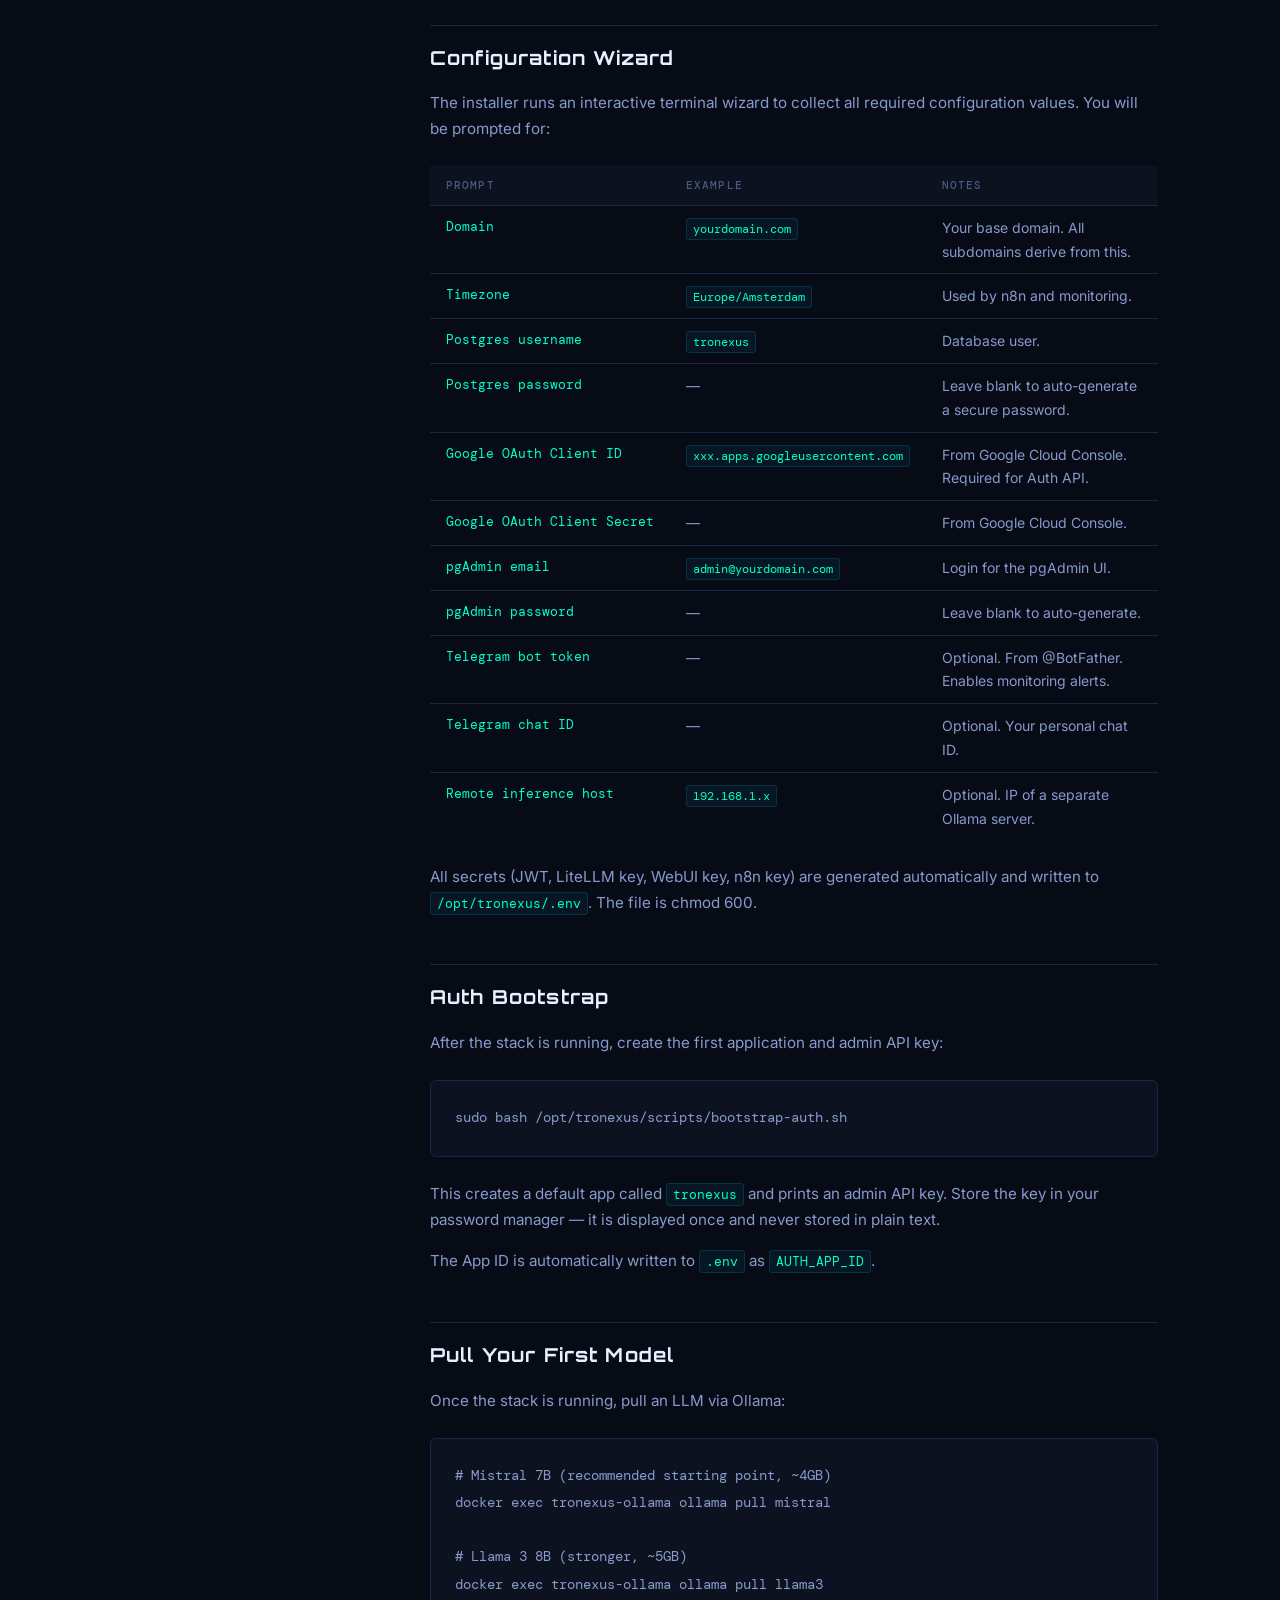
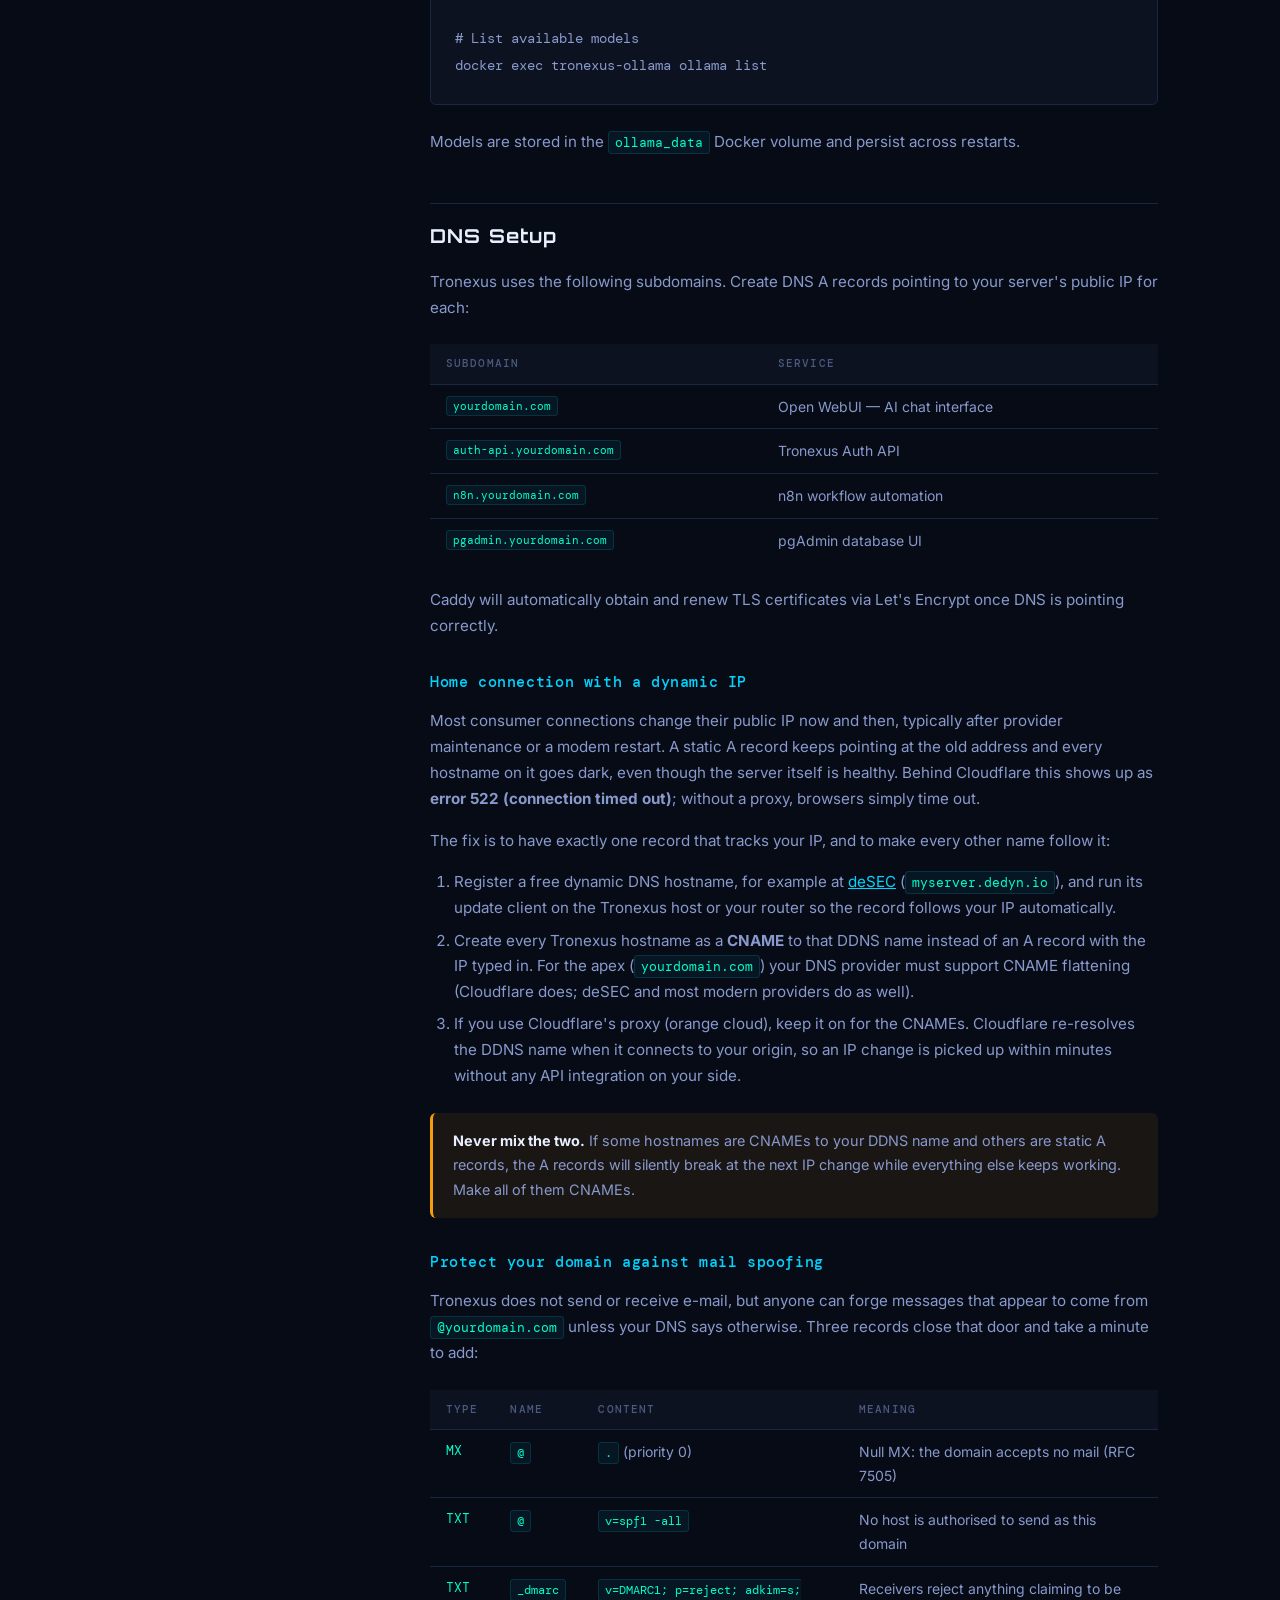
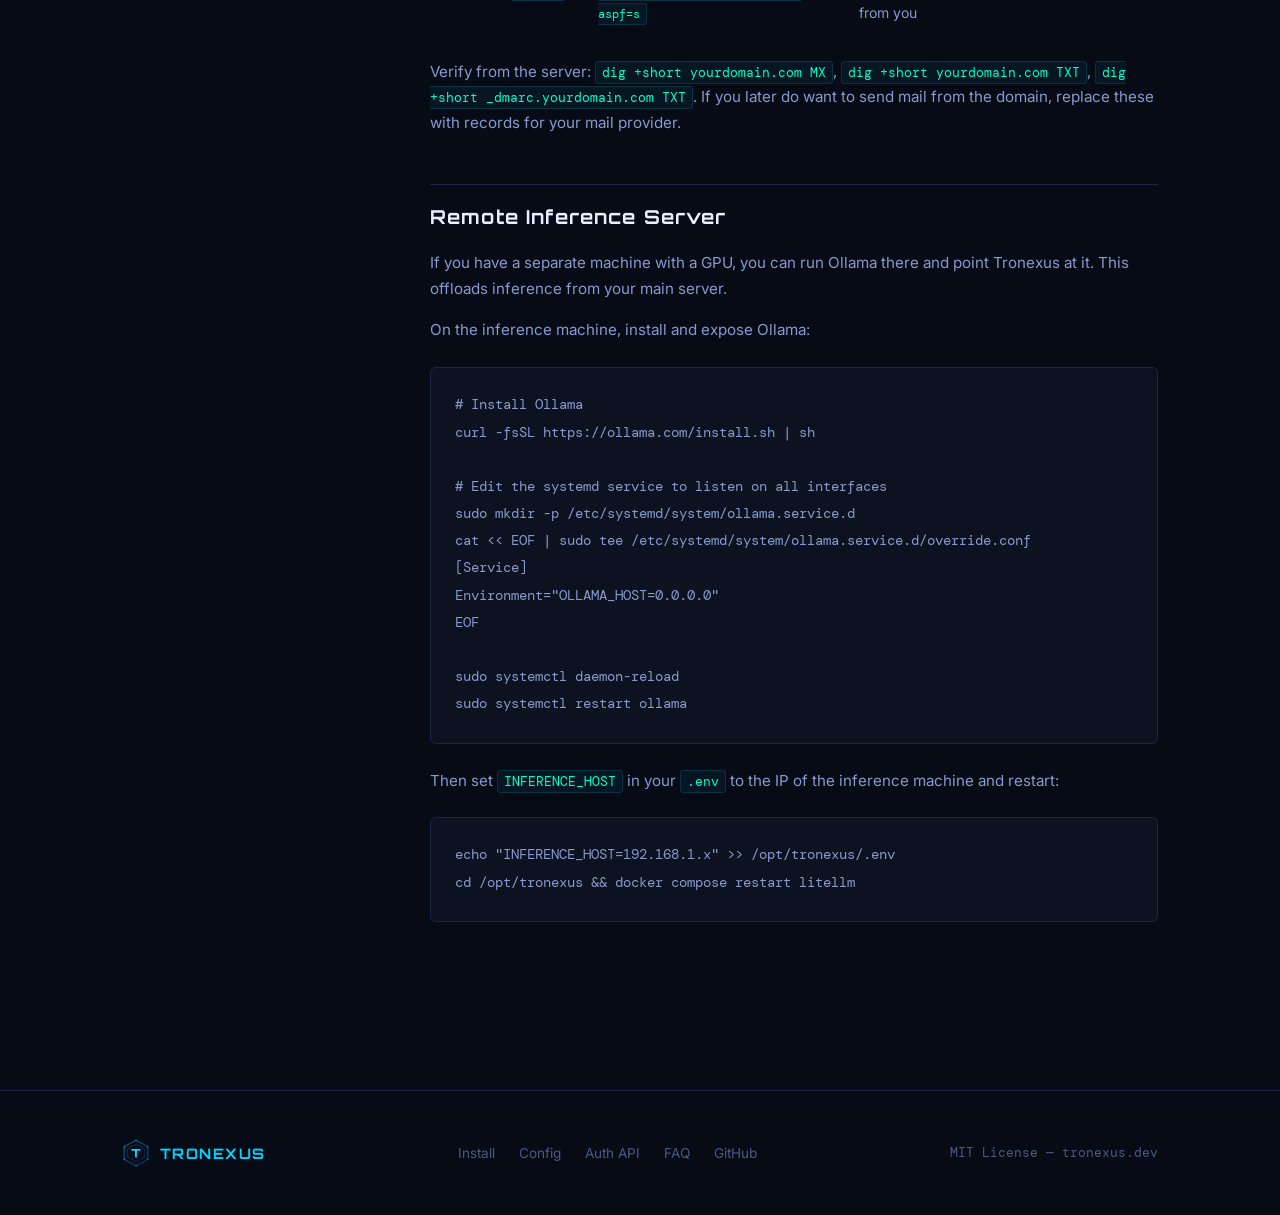
<file: website/docs/installation.html>
<!DOCTYPE html>
<html lang="en">
<head>
  <meta charset="UTF-8">
  <meta name="viewport" content="width=device-width, initial-scale=1.0">
  <title>Installation — Tronexus</title>
  <link rel="stylesheet" href="../css/style.css">
  <link rel="icon" href="../img/logo.svg" type="image/svg+xml">
</head>
<body>

<nav>
  <a href="../index.html" class="nav-brand">
    <img src="../img/logo.svg" alt="Tronexus">
    <span>TRONEXUS</span>
  </a>
  <ul class="nav-links">
    <li><a href="../index.html">Home</a></li>
    <li><a href="installation.html" class="active">Install</a></li>
    <li><a href="configuration.html">Config</a></li>
    <li><a href="auth-api.html">Auth API</a></li>
    <li><a href="faq.html">FAQ</a></li>
    <li><a href="https://github.com/Tronexus/tronexus-stack" class="nav-cta">GitHub</a></li>
  </ul>
</nav>

<main>
  <div class="container" style="padding-top:3rem;padding-bottom:5rem;">
    <div class="docs-layout">

      <!-- SIDEBAR -->
      <aside class="docs-sidebar">
        <div class="sidebar-section">
          <div class="sidebar-section-title">Installation</div>
          <ul class="sidebar-links">
            <li><a href="#requirements" class="active">Requirements</a></li>
            <li><a href="#quick-install">Quick Install</a></li>
            <li><a href="#wizard">Configuration Wizard</a></li>
            <li><a href="#bootstrap">Auth Bootstrap</a></li>
            <li><a href="#first-model">First Model</a></li>
            <li><a href="#dns">DNS Setup</a></li>
            <li><a href="#dns-dynamic-ip" style="padding-left:1.25rem">Dynamic IP / DDNS</a></li>
            <li><a href="#dns-mail" style="padding-left:1.25rem">Mail spoofing</a></li>
            <li><a href="#remote-inference">Remote Inference</a></li>
          </ul>
        </div>
        <div class="sidebar-section">
          <div class="sidebar-section-title">Other Docs</div>
          <ul class="sidebar-links">
            <li><a href="configuration.html">Configuration Reference</a></li>
            <li><a href="auth-api.html">Auth API Reference</a></li>
            <li><a href="faq.html">FAQ</a></li>
          </ul>
        </div>
      </aside>

      <!-- CONTENT -->
      <article class="docs-content">
        <h1>Installation</h1>
        <p class="page-meta">Estimated time: 30–60 minutes &nbsp;·&nbsp; Requires: Ubuntu 24.04 LTS, sudo access</p>

        <h2 id="requirements">Requirements</h2>
        <p>Tronexus runs on a single machine. The minimum hardware to run the full stack with local GPU inference:</p>

        <table class="config-table">
          <thead><tr><th>Component</th><th>Minimum</th><th>Notes</th></tr></thead>
          <tbody>
            <tr><td>OS</td><td>Ubuntu 24.04 LTS</td><td>Fresh install recommended</td></tr>
            <tr><td>RAM</td><td>15 GB</td><td>16–32 GB recommended</td></tr>
            <tr><td>GPU VRAM</td><td>8 GB NVIDIA</td><td>RTX 3070 or better; CPU-only is possible but slow</td></tr>
            <tr><td>Storage</td><td>256 GB SSD</td><td>NVMe preferred; models take space</td></tr>
            <tr><td>Network</td><td>Any broadband</td><td>DNS/DDNS is optional</td></tr>
          </tbody>
        </table>

        <div class="alert alert-info">
          <strong>No GPU?</strong> Tronexus will still install and run. Ollama operates in CPU mode — inference will be slower but functional for development and light use.
        </div>

        <div class="alert alert-info">
          <strong>Dedicated inference server?</strong> If you have a separate GPU machine (e.g. a gaming PC or workstation), you can point Tronexus at its Ollama endpoint. See <a href="#remote-inference" style="color:var(--cyan)">Remote Inference</a> below.
        </div>

        <h2 id="quick-install">Quick Install</h2>
        <p>On a fresh Ubuntu 24.04 machine, run:</p>

        <pre><code>curl -fsSL https://tronexus.dev/install.sh | sudo bash</code></pre>

        <p>The installer will:</p>
        <ul>
          <li>Verify Ubuntu 24.04 LTS</li>
          <li>Update system packages</li>
          <li>Apply Ubuntu security hardening (UFW, fail2ban, SSH, sysctl, auto-updates)</li>
          <li>Install Docker if not present</li>
          <li>Clone the Tronexus stack to <code>/opt/tronexus</code></li>
          <li>Run the configuration wizard</li>
          <li>Start all containers</li>
          <li>Install the monitoring cron job</li>
        </ul>

        <div class="alert alert-warning">
          <strong>SSH hardening note:</strong> The installer disables password authentication for SSH and sets <code>PermitRootLogin no</code>. Ensure you have an SSH key configured before running the installer, or you may lose access.
        </div>

        <h2 id="wizard">Configuration Wizard</h2>
        <p>The installer runs an interactive terminal wizard to collect all required configuration values. You will be prompted for:</p>

        <table class="config-table">
          <thead><tr><th>Prompt</th><th>Example</th><th>Notes</th></tr></thead>
          <tbody>
            <tr><td>Domain</td><td><code>yourdomain.com</code></td><td>Your base domain. All subdomains derive from this.</td></tr>
            <tr><td>Timezone</td><td><code>Europe/Amsterdam</code></td><td>Used by n8n and monitoring.</td></tr>
            <tr><td>Postgres username</td><td><code>tronexus</code></td><td>Database user.</td></tr>
            <tr><td>Postgres password</td><td>—</td><td>Leave blank to auto-generate a secure password.</td></tr>
            <tr><td>Google OAuth Client ID</td><td><code>xxx.apps.googleusercontent.com</code></td><td>From Google Cloud Console. Required for Auth API.</td></tr>
            <tr><td>Google OAuth Client Secret</td><td>—</td><td>From Google Cloud Console.</td></tr>
            <tr><td>pgAdmin email</td><td><code>admin@yourdomain.com</code></td><td>Login for the pgAdmin UI.</td></tr>
            <tr><td>pgAdmin password</td><td>—</td><td>Leave blank to auto-generate.</td></tr>
            <tr><td>Telegram bot token</td><td>—</td><td>Optional. From @BotFather. Enables monitoring alerts.</td></tr>
            <tr><td>Telegram chat ID</td><td>—</td><td>Optional. Your personal chat ID.</td></tr>
            <tr><td>Remote inference host</td><td><code>192.168.1.x</code></td><td>Optional. IP of a separate Ollama server.</td></tr>
          </tbody>
        </table>

        <p>All secrets (JWT, LiteLLM key, WebUI key, n8n key) are generated automatically and written to <code>/opt/tronexus/.env</code>. The file is chmod 600.</p>

        <h2 id="bootstrap">Auth Bootstrap</h2>
        <p>After the stack is running, create the first application and admin API key:</p>

        <pre><code>sudo bash /opt/tronexus/scripts/bootstrap-auth.sh</code></pre>

        <p>This creates a default app called <code>tronexus</code> and prints an admin API key. Store the key in your password manager — it is displayed once and never stored in plain text.</p>

        <p>The App ID is automatically written to <code>.env</code> as <code>AUTH_APP_ID</code>.</p>

        <h2 id="first-model">Pull Your First Model</h2>
        <p>Once the stack is running, pull an LLM via Ollama:</p>

        <pre><code># Mistral 7B (recommended starting point, ~4GB)
docker exec tronexus-ollama ollama pull mistral

# Llama 3 8B (stronger, ~5GB)
docker exec tronexus-ollama ollama pull llama3

# List available models
docker exec tronexus-ollama ollama list</code></pre>

        <p>Models are stored in the <code>ollama_data</code> Docker volume and persist across restarts.</p>

        <h2 id="dns">DNS Setup</h2>
        <p>Tronexus uses the following subdomains. Create DNS A records pointing to your server's public IP for each:</p>

        <table class="config-table">
          <thead><tr><th>Subdomain</th><th>Service</th></tr></thead>
          <tbody>
            <tr><td><code>yourdomain.com</code></td><td>Open WebUI — AI chat interface</td></tr>
            <tr><td><code>auth-api.yourdomain.com</code></td><td>Tronexus Auth API</td></tr>
            <tr><td><code>n8n.yourdomain.com</code></td><td>n8n workflow automation</td></tr>
            <tr><td><code>pgadmin.yourdomain.com</code></td><td>pgAdmin database UI</td></tr>
          </tbody>
        </table>

        <p>Caddy will automatically obtain and renew TLS certificates via Let's Encrypt once DNS is pointing correctly.</p>

        <h3 id="dns-dynamic-ip">Home connection with a dynamic IP</h3>
        <p>Most consumer connections change their public IP now and then, typically after provider maintenance or a modem restart. A static A record keeps pointing at the old address and every hostname on it goes dark, even though the server itself is healthy. Behind Cloudflare this shows up as <strong>error 522 (connection timed out)</strong>; without a proxy, browsers simply time out.</p>
        <p>The fix is to have exactly one record that tracks your IP, and to make every other name follow it:</p>
        <ol>
          <li>Register a free dynamic DNS hostname, for example at <a href="https://desec.io" style="color:var(--cyan)">deSEC</a> (<code>myserver.dedyn.io</code>), and run its update client on the Tronexus host or your router so the record follows your IP automatically.</li>
          <li>Create every Tronexus hostname as a <strong>CNAME</strong> to that DDNS name instead of an A record with the IP typed in. For the apex (<code>yourdomain.com</code>) your DNS provider must support CNAME flattening (Cloudflare does; deSEC and most modern providers do as well).</li>
          <li>If you use Cloudflare's proxy (orange cloud), keep it on for the CNAMEs. Cloudflare re-resolves the DDNS name when it connects to your origin, so an IP change is picked up within minutes without any API integration on your side.</li>
        </ol>

        <div class="alert alert-warning">
          <strong>Never mix the two.</strong> If some hostnames are CNAMEs to your DDNS name and others are static A records, the A records will silently break at the next IP change while everything else keeps working. Make all of them CNAMEs.
        </div>

        <h3 id="dns-mail">Protect your domain against mail spoofing</h3>
        <p>Tronexus does not send or receive e-mail, but anyone can forge messages that appear to come from <code>@yourdomain.com</code> unless your DNS says otherwise. Three records close that door and take a minute to add:</p>
        <table class="config-table">
          <thead><tr><th>Type</th><th>Name</th><th>Content</th><th>Meaning</th></tr></thead>
          <tbody>
            <tr><td>MX</td><td><code>@</code></td><td><code>.</code> (priority 0)</td><td>Null MX: the domain accepts no mail (RFC 7505)</td></tr>
            <tr><td>TXT</td><td><code>@</code></td><td><code>v=spf1 -all</code></td><td>No host is authorised to send as this domain</td></tr>
            <tr><td>TXT</td><td><code>_dmarc</code></td><td><code>v=DMARC1; p=reject; adkim=s; aspf=s</code></td><td>Receivers reject anything claiming to be from you</td></tr>
          </tbody>
        </table>
        <p>Verify from the server: <code>dig +short yourdomain.com MX</code>, <code>dig +short yourdomain.com TXT</code>, <code>dig +short _dmarc.yourdomain.com TXT</code>. If you later do want to send mail from the domain, replace these with records for your mail provider.</p>

        <h2 id="remote-inference">Remote Inference Server</h2>
        <p>If you have a separate machine with a GPU, you can run Ollama there and point Tronexus at it. This offloads inference from your main server.</p>

        <p>On the inference machine, install and expose Ollama:</p>

        <pre><code># Install Ollama
curl -fsSL https://ollama.com/install.sh | sh

# Edit the systemd service to listen on all interfaces
sudo mkdir -p /etc/systemd/system/ollama.service.d
cat &lt;&lt; EOF | sudo tee /etc/systemd/system/ollama.service.d/override.conf
[Service]
Environment="OLLAMA_HOST=0.0.0.0"
EOF

sudo systemctl daemon-reload
sudo systemctl restart ollama</code></pre>

        <p>Then set <code>INFERENCE_HOST</code> in your <code>.env</code> to the IP of the inference machine and restart:</p>

        <pre><code>echo "INFERENCE_HOST=192.168.1.x" >> /opt/tronexus/.env
cd /opt/tronexus && docker compose restart litellm</code></pre>

      </article>
    </div>
  </div>
</main>

<footer>
  <div class="container">
    <div class="footer-inner">
      <a href="../index.html" class="footer-brand">
        <img src="../img/logo.svg" alt="Tronexus">
        <span>TRONEXUS</span>
      </a>
      <ul class="footer-links">
        <li><a href="installation.html">Install</a></li>
        <li><a href="configuration.html">Config</a></li>
        <li><a href="auth-api.html">Auth API</a></li>
        <li><a href="faq.html">FAQ</a></li>
        <li><a href="https://github.com/Tronexus/tronexus-stack">GitHub</a></li>
      </ul>
      <span class="footer-copy">MIT License — tronexus.dev</span>
    </div>
  </div>
</footer>

<script>
  // Highlight active sidebar link on scroll
  const headings = document.querySelectorAll('h2[id]');
  const links = document.querySelectorAll('.sidebar-links a');
  window.addEventListener('scroll', () => {
    let current = '';
    headings.forEach(h => { if (window.scrollY >= h.offsetTop - 100) current = h.id; });
    links.forEach(a => {
      a.classList.toggle('active', a.getAttribute('href') === '#' + current);
    });
  });
</script>

</body>
</html>
</file>
<file: website/css/style.css>
/* =============================================================================
   TRONEXUS — Stylesheet
   Theme: Deep Space / Federation Computing
   ============================================================================= */

@import url('https://fonts.googleapis.com/css2?family=Orbitron:wght@400;600;700;900&family=DM+Mono:ital,wght@0,300;0,400;0,500;1,300&family=Inter:wght@300;400;500;600&display=swap');

/* Variables */
:root {
  --bg:          #070b16;
  --bg2:         #0c1220;
  --bg3:         #111827;
  --border:      #1a2744;
  --border2:     #243050;
  --cyan:        #00d4ff;
  --cyan2:       #00ffcc;
  --blue:        #0ea5e9;
  --blue2:       #3b82f6;
  --text:        #e8f0ff;
  --text2:       #8899cc;
  --text3:       #4a5a80;
  --warning:     #f59e0b;
  --success:     #10b981;
  --font-display: 'Orbitron', monospace;
  --font-mono:    'DM Mono', monospace;
  --font-body:    'Inter', sans-serif;
  --glow-cyan:   0 0 20px rgba(0, 212, 255, 0.4);
  --glow-blue:   0 0 20px rgba(14, 165, 233, 0.3);
  --radius:      6px;
  --radius-lg:   12px;
}

/* Reset */
*, *::before, *::after { box-sizing: border-box; margin: 0; padding: 0; }

html { scroll-behavior: smooth; }

body {
  background: var(--bg);
  color: var(--text);
  font-family: var(--font-body);
  font-size: 16px;
  line-height: 1.7;
  overflow-x: hidden;
}

/* Star field background */
body::before {
  content: '';
  position: fixed;
  inset: 0;
  background-image:
    radial-gradient(1px 1px at 20% 30%, rgba(0,212,255,0.4) 0%, transparent 100%),
    radial-gradient(1px 1px at 80% 10%, rgba(255,255,255,0.3) 0%, transparent 100%),
    radial-gradient(1px 1px at 50% 60%, rgba(0,212,255,0.2) 0%, transparent 100%),
    radial-gradient(1px 1px at 10% 80%, rgba(255,255,255,0.2) 0%, transparent 100%),
    radial-gradient(1px 1px at 70% 50%, rgba(255,255,255,0.15) 0%, transparent 100%),
    radial-gradient(1px 1px at 35% 90%, rgba(0,212,255,0.2) 0%, transparent 100%),
    radial-gradient(1px 1px at 90% 75%, rgba(255,255,255,0.2) 0%, transparent 100%);
  pointer-events: none;
  z-index: 0;
}

/* Grid overlay */
body::after {
  content: '';
  position: fixed;
  inset: 0;
  background-image:
    linear-gradient(rgba(0,212,255,0.02) 1px, transparent 1px),
    linear-gradient(90deg, rgba(0,212,255,0.02) 1px, transparent 1px);
  background-size: 60px 60px;
  pointer-events: none;
  z-index: 0;
}

/* ── NAV ──────────────────────────────────────────────────────────────────── */
nav {
  position: fixed;
  top: 0;
  left: 0;
  right: 0;
  z-index: 100;
  background: rgba(7,11,22,0.92);
  backdrop-filter: blur(12px);
  border-bottom: 1px solid var(--border);
  padding: 0 2rem;
  height: 64px;
  display: flex;
  align-items: center;
  justify-content: space-between;
}

.nav-brand {
  display: flex;
  align-items: center;
  gap: 12px;
  text-decoration: none;
}

.nav-brand img { width: 36px; height: 36px; }

.nav-brand span {
  font-family: var(--font-display);
  font-size: 1.1rem;
  font-weight: 700;
  color: var(--cyan);
  letter-spacing: 0.12em;
  text-shadow: var(--glow-cyan);
}

.nav-links {
  display: flex;
  align-items: center;
  gap: 2rem;
  list-style: none;
}

.nav-links a {
  color: var(--text2);
  text-decoration: none;
  font-size: 0.875rem;
  font-weight: 500;
  letter-spacing: 0.04em;
  transition: color 0.2s;
  font-family: var(--font-mono);
}

.nav-links a:hover { color: var(--cyan); }
.nav-links a.active { color: var(--cyan); }

.nav-cta {
  background: transparent;
  border: 1px solid var(--cyan);
  color: var(--cyan) !important;
  padding: 6px 16px;
  border-radius: var(--radius);
  transition: background 0.2s, box-shadow 0.2s !important;
}

.nav-cta:hover {
  background: rgba(0,212,255,0.1) !important;
  box-shadow: var(--glow-cyan) !important;
}

/* ── LAYOUT ──────────────────────────────────────────────────────────────── */
main {
  position: relative;
  z-index: 1;
  padding-top: 64px;
}

.container {
  max-width: 1100px;
  margin: 0 auto;
  padding: 0 2rem;
}

.container-narrow {
  max-width: 800px;
  margin: 0 auto;
  padding: 0 2rem;
}

section { padding: 5rem 0; }

/* ── HERO ─────────────────────────────────────────────────────────────────── */
.hero {
  min-height: calc(100vh - 64px);
  display: flex;
  align-items: center;
  position: relative;
  overflow: hidden;
  padding: 4rem 0;
}

.hero-glow {
  position: absolute;
  width: 800px;
  height: 800px;
  border-radius: 50%;
  background: radial-gradient(circle, rgba(0,212,255,0.06) 0%, transparent 70%);
  top: 50%;
  left: 50%;
  transform: translate(-50%, -50%);
  pointer-events: none;
}

.hero-content {
  text-align: center;
  width: 100%;
}

.hero-badge {
  display: inline-flex;
  align-items: center;
  gap: 8px;
  background: rgba(0,212,255,0.08);
  border: 1px solid rgba(0,212,255,0.3);
  border-radius: 100px;
  padding: 6px 16px;
  font-family: var(--font-mono);
  font-size: 0.75rem;
  color: var(--cyan);
  letter-spacing: 0.1em;
  margin-bottom: 2rem;
}

.hero-badge::before {
  content: '';
  width: 6px;
  height: 6px;
  border-radius: 50%;
  background: var(--cyan2);
  animation: pulse 2s infinite;
}

@keyframes pulse {
  0%, 100% { opacity: 1; transform: scale(1); }
  50% { opacity: 0.5; transform: scale(0.8); }
}

.hero h1 {
  font-family: var(--font-display);
  font-size: clamp(2.5rem, 6vw, 5rem);
  font-weight: 900;
  letter-spacing: 0.06em;
  line-height: 1.1;
  background: linear-gradient(135deg, #ffffff 0%, #00d4ff 50%, #00ffcc 100%);
  -webkit-background-clip: text;
  -webkit-text-fill-color: transparent;
  background-clip: text;
  margin-bottom: 1.5rem;
}

.hero-sub {
  font-size: 1.25rem;
  color: var(--text2);
  max-width: 600px;
  margin: 0 auto 3rem;
  font-weight: 300;
}

.hero-actions {
  display: flex;
  gap: 1rem;
  justify-content: center;
  flex-wrap: wrap;
}

/* ── BUTTONS ──────────────────────────────────────────────────────────────── */
.btn {
  display: inline-flex;
  align-items: center;
  gap: 8px;
  padding: 12px 28px;
  border-radius: var(--radius);
  font-size: 0.9rem;
  font-weight: 600;
  text-decoration: none;
  cursor: pointer;
  border: none;
  transition: all 0.2s;
  font-family: var(--font-mono);
  letter-spacing: 0.04em;
}

.btn-primary {
  background: linear-gradient(135deg, var(--cyan), var(--blue2));
  color: #000;
}

.btn-primary:hover {
  box-shadow: 0 0 30px rgba(0,212,255,0.5);
  transform: translateY(-1px);
}

.btn-secondary {
  background: transparent;
  color: var(--text);
  border: 1px solid var(--border2);
}

.btn-secondary:hover {
  border-color: var(--cyan);
  color: var(--cyan);
  background: rgba(0,212,255,0.05);
}

/* ── INSTALL STRIP ────────────────────────────────────────────────────────── */
.install-strip {
  background: var(--bg2);
  border-top: 1px solid var(--border);
  border-bottom: 1px solid var(--border);
  padding: 1.5rem 0;
}

.install-cmd {
  display: flex;
  align-items: center;
  justify-content: center;
  gap: 1rem;
  flex-wrap: wrap;
}

.install-cmd code {
  font-family: var(--font-mono);
  font-size: 1rem;
  color: var(--cyan2);
  background: rgba(0,255,204,0.05);
  border: 1px solid rgba(0,255,204,0.2);
  padding: 10px 24px;
  border-radius: var(--radius);
}

.install-cmd .copy-btn {
  background: transparent;
  border: 1px solid var(--border2);
  color: var(--text2);
  padding: 10px 16px;
  border-radius: var(--radius);
  cursor: pointer;
  font-family: var(--font-mono);
  font-size: 0.8rem;
  transition: all 0.2s;
}

.install-cmd .copy-btn:hover {
  border-color: var(--cyan);
  color: var(--cyan);
}

/* ── SECTION HEADINGS ─────────────────────────────────────────────────────── */
.section-label {
  font-family: var(--font-mono);
  font-size: 0.7rem;
  letter-spacing: 0.2em;
  color: var(--cyan);
  text-transform: uppercase;
  margin-bottom: 0.75rem;
}

.section-title {
  font-family: var(--font-display);
  font-size: clamp(1.5rem, 3vw, 2.5rem);
  font-weight: 700;
  color: var(--text);
  letter-spacing: 0.04em;
  margin-bottom: 1rem;
}

.section-desc {
  color: var(--text2);
  font-size: 1.05rem;
  max-width: 600px;
  margin-bottom: 3rem;
}

/* ── FEATURES GRID ────────────────────────────────────────────────────────── */
.features-grid {
  display: grid;
  grid-template-columns: repeat(auto-fit, minmax(300px, 1fr));
  gap: 1.5rem;
}

.feature-card {
  background: var(--bg2);
  border: 1px solid var(--border);
  border-radius: var(--radius-lg);
  padding: 2rem;
  position: relative;
  overflow: hidden;
  transition: border-color 0.2s, transform 0.2s;
}

.feature-card::before {
  content: '';
  position: absolute;
  top: 0;
  left: 0;
  right: 0;
  height: 1px;
  background: linear-gradient(90deg, transparent, var(--cyan), transparent);
  opacity: 0;
  transition: opacity 0.2s;
}

.feature-card:hover {
  border-color: var(--border2);
  transform: translateY(-2px);
}

.feature-card:hover::before { opacity: 1; }

.feature-icon {
  width: 44px;
  height: 44px;
  border-radius: var(--radius);
  background: rgba(0,212,255,0.1);
  border: 1px solid rgba(0,212,255,0.2);
  display: flex;
  align-items: center;
  justify-content: center;
  margin-bottom: 1.25rem;
  font-size: 1.25rem;
}

.feature-card h3 {
  font-family: var(--font-display);
  font-size: 0.85rem;
  font-weight: 700;
  letter-spacing: 0.08em;
  color: var(--text);
  margin-bottom: 0.75rem;
}

.feature-card p {
  color: var(--text2);
  font-size: 0.9rem;
  line-height: 1.6;
}

/* ── HARDWARE SECTION ─────────────────────────────────────────────────────── */
.hw-grid {
  display: grid;
  grid-template-columns: repeat(auto-fit, minmax(180px, 1fr));
  gap: 1rem;
}

.hw-card {
  background: var(--bg2);
  border: 1px solid var(--border);
  border-radius: var(--radius);
  padding: 1.5rem;
  text-align: center;
}

.hw-card .hw-label {
  font-family: var(--font-mono);
  font-size: 0.7rem;
  letter-spacing: 0.12em;
  color: var(--text3);
  text-transform: uppercase;
  margin-bottom: 0.5rem;
}

.hw-card .hw-value {
  font-family: var(--font-display);
  font-size: 1rem;
  font-weight: 700;
  color: var(--cyan);
}

/* ── STACK DIAGRAM ────────────────────────────────────────────────────────── */
.stack-diagram {
  background: var(--bg2);
  border: 1px solid var(--border);
  border-radius: var(--radius-lg);
  padding: 2rem;
  font-family: var(--font-mono);
  font-size: 0.85rem;
  color: var(--text2);
  overflow-x: auto;
}

.stack-diagram .layer {
  display: flex;
  gap: 1rem;
  margin-bottom: 0.5rem;
  align-items: center;
}

.stack-diagram .layer-label {
  color: var(--text3);
  font-size: 0.7rem;
  letter-spacing: 0.1em;
  min-width: 80px;
  text-transform: uppercase;
}

.stack-badge {
  background: rgba(0,212,255,0.08);
  border: 1px solid rgba(0,212,255,0.2);
  color: var(--cyan);
  padding: 4px 12px;
  border-radius: 4px;
  font-size: 0.8rem;
  white-space: nowrap;
}

.stack-badge.green {
  background: rgba(16,185,129,0.08);
  border-color: rgba(16,185,129,0.3);
  color: var(--success);
}

.stack-badge.yellow {
  background: rgba(245,158,11,0.08);
  border-color: rgba(245,158,11,0.3);
  color: var(--warning);
}

.stack-divider {
  border: none;
  border-top: 1px solid var(--border);
  margin: 1rem 0;
}

/* ── DOCS LAYOUT ──────────────────────────────────────────────────────────── */
.docs-layout {
  display: grid;
  grid-template-columns: 260px 1fr;
  gap: 3rem;
  align-items: start;
  padding-top: 2rem;
}

.docs-sidebar {
  position: sticky;
  top: 80px;
}

.docs-sidebar nav { position: static; background: none; border: none; padding: 0; height: auto; display: block; }

.sidebar-section {
  margin-bottom: 2rem;
}

.sidebar-section-title {
  font-family: var(--font-mono);
  font-size: 0.65rem;
  letter-spacing: 0.2em;
  text-transform: uppercase;
  color: var(--text3);
  margin-bottom: 0.75rem;
  padding-bottom: 0.5rem;
  border-bottom: 1px solid var(--border);
}

.sidebar-links {
  list-style: none;
  display: flex;
  flex-direction: column;
  gap: 2px;
}

.sidebar-links a {
  display: block;
  padding: 6px 10px;
  color: var(--text2);
  text-decoration: none;
  font-size: 0.875rem;
  border-radius: 4px;
  border-left: 2px solid transparent;
  transition: all 0.15s;
}

.sidebar-links a:hover {
  color: var(--text);
  background: rgba(255,255,255,0.03);
  border-left-color: var(--border2);
}

.sidebar-links a.active {
  color: var(--cyan);
  background: rgba(0,212,255,0.06);
  border-left-color: var(--cyan);
}

/* ── DOCS CONTENT ─────────────────────────────────────────────────────────── */
.docs-content h1 {
  font-family: var(--font-display);
  font-size: 2rem;
  font-weight: 700;
  letter-spacing: 0.04em;
  color: var(--text);
  margin-bottom: 0.5rem;
}

.docs-content .page-meta {
  font-family: var(--font-mono);
  font-size: 0.75rem;
  color: var(--text3);
  margin-bottom: 2.5rem;
  padding-bottom: 1.5rem;
  border-bottom: 1px solid var(--border);
}

.docs-content h2 {
  font-family: var(--font-display);
  font-size: 1.2rem;
  font-weight: 700;
  letter-spacing: 0.06em;
  color: var(--text);
  margin: 3rem 0 1rem;
  padding-top: 1rem;
  border-top: 1px solid var(--border);
}

.docs-content h2:first-of-type { border-top: none; padding-top: 0; margin-top: 0; }

.docs-content h3 {
  font-family: var(--font-mono);
  font-size: 0.95rem;
  font-weight: 500;
  color: var(--cyan);
  margin: 2rem 0 0.75rem;
  letter-spacing: 0.04em;
}

.docs-content p {
  color: var(--text2);
  margin-bottom: 1rem;
  font-size: 0.95rem;
}

.docs-content ul, .docs-content ol {
  color: var(--text2);
  font-size: 0.95rem;
  padding-left: 1.5rem;
  margin-bottom: 1rem;
}

.docs-content li { margin-bottom: 0.4rem; }

.docs-content code {
  font-family: var(--font-mono);
  font-size: 0.85em;
  background: rgba(0,212,255,0.06);
  border: 1px solid rgba(0,212,255,0.15);
  padding: 2px 6px;
  border-radius: 3px;
  color: var(--cyan2);
}

.docs-content pre {
  background: var(--bg2);
  border: 1px solid var(--border);
  border-radius: var(--radius);
  padding: 1.5rem;
  overflow-x: auto;
  margin: 1.5rem 0;
  position: relative;
}

.docs-content pre code {
  background: none;
  border: none;
  padding: 0;
  font-size: 0.85rem;
  color: var(--text2);
}

/* Config table */
.config-table {
  width: 100%;
  border-collapse: collapse;
  margin: 1.5rem 0;
  font-size: 0.875rem;
}

.config-table th {
  background: var(--bg2);
  color: var(--text3);
  font-family: var(--font-mono);
  font-size: 0.7rem;
  letter-spacing: 0.1em;
  text-transform: uppercase;
  padding: 10px 16px;
  text-align: left;
  border-bottom: 1px solid var(--border);
  font-weight: 500;
}

.config-table td {
  padding: 10px 16px;
  border-bottom: 1px solid var(--border);
  color: var(--text2);
  vertical-align: top;
}

.config-table td:first-child {
  font-family: var(--font-mono);
  font-size: 0.8rem;
  color: var(--cyan2);
  white-space: nowrap;
}

.config-table tr:last-child td { border-bottom: none; }
.config-table tr:hover td { background: rgba(255,255,255,0.015); }

/* Alert boxes */
.alert {
  border-radius: var(--radius);
  padding: 1rem 1.25rem;
  margin: 1.5rem 0;
  font-size: 0.9rem;
  border-left: 3px solid;
}

.alert-info {
  background: rgba(14,165,233,0.08);
  border-color: var(--blue);
  color: var(--text2);
}

.alert-warning {
  background: rgba(245,158,11,0.08);
  border-color: var(--warning);
  color: var(--text2);
}

.alert-success {
  background: rgba(16,185,129,0.08);
  border-color: var(--success);
  color: var(--text2);
}

.alert strong { color: var(--text); }

/* ── FAQ ──────────────────────────────────────────────────────────────────── */
.faq-item {
  border: 1px solid var(--border);
  border-radius: var(--radius);
  margin-bottom: 0.75rem;
  overflow: hidden;
}

.faq-question {
  width: 100%;
  background: var(--bg2);
  border: none;
  color: var(--text);
  padding: 1.25rem 1.5rem;
  text-align: left;
  cursor: pointer;
  font-size: 0.95rem;
  font-weight: 500;
  display: flex;
  justify-content: space-between;
  align-items: center;
  transition: background 0.15s;
  font-family: var(--font-body);
}

.faq-question:hover { background: var(--bg3); }

.faq-question .arrow {
  color: var(--cyan);
  transition: transform 0.2s;
  font-size: 1.2rem;
  flex-shrink: 0;
}

.faq-item.open .arrow { transform: rotate(45deg); }

.faq-answer {
  display: none;
  padding: 1.25rem 1.5rem;
  color: var(--text2);
  font-size: 0.9rem;
  line-height: 1.7;
  border-top: 1px solid var(--border);
  background: var(--bg);
}

.faq-item.open .faq-answer { display: block; }

/* ── FOOTER ───────────────────────────────────────────────────────────────── */
footer {
  position: relative;
  z-index: 1;
  border-top: 1px solid var(--border);
  padding: 3rem 0;
  margin-top: 4rem;
}

.footer-inner {
  display: flex;
  align-items: center;
  justify-content: space-between;
  flex-wrap: wrap;
  gap: 1.5rem;
}

.footer-brand {
  display: flex;
  align-items: center;
  gap: 10px;
  text-decoration: none;
}

.footer-brand img { width: 28px; height: 28px; }

.footer-brand span {
  font-family: var(--font-display);
  font-size: 0.9rem;
  font-weight: 700;
  color: var(--cyan);
  letter-spacing: 0.1em;
}

.footer-links {
  display: flex;
  gap: 1.5rem;
  list-style: none;
}

.footer-links a {
  color: var(--text3);
  text-decoration: none;
  font-size: 0.85rem;
  transition: color 0.15s;
}

.footer-links a:hover { color: var(--text2); }

.footer-copy {
  color: var(--text3);
  font-size: 0.8rem;
  font-family: var(--font-mono);
}

/* ── UTILITIES ────────────────────────────────────────────────────────────── */
.text-cyan { color: var(--cyan); }
.text-mono { font-family: var(--font-mono); }
.mt-0 { margin-top: 0; }
.mb-2 { margin-bottom: 2rem; }

/* Horizontal rule */
hr {
  border: none;
  border-top: 1px solid var(--border);
  margin: 2.5rem 0;
}

/* ── RESPONSIVE ───────────────────────────────────────────────────────────── */
@media (max-width: 768px) {
  .nav-links { display: none; }
  .docs-layout { grid-template-columns: 1fr; }
  .docs-sidebar { display: none; }
  .hero h1 { font-size: 2.2rem; }
  .footer-inner { flex-direction: column; align-items: flex-start; }
}
</file>
